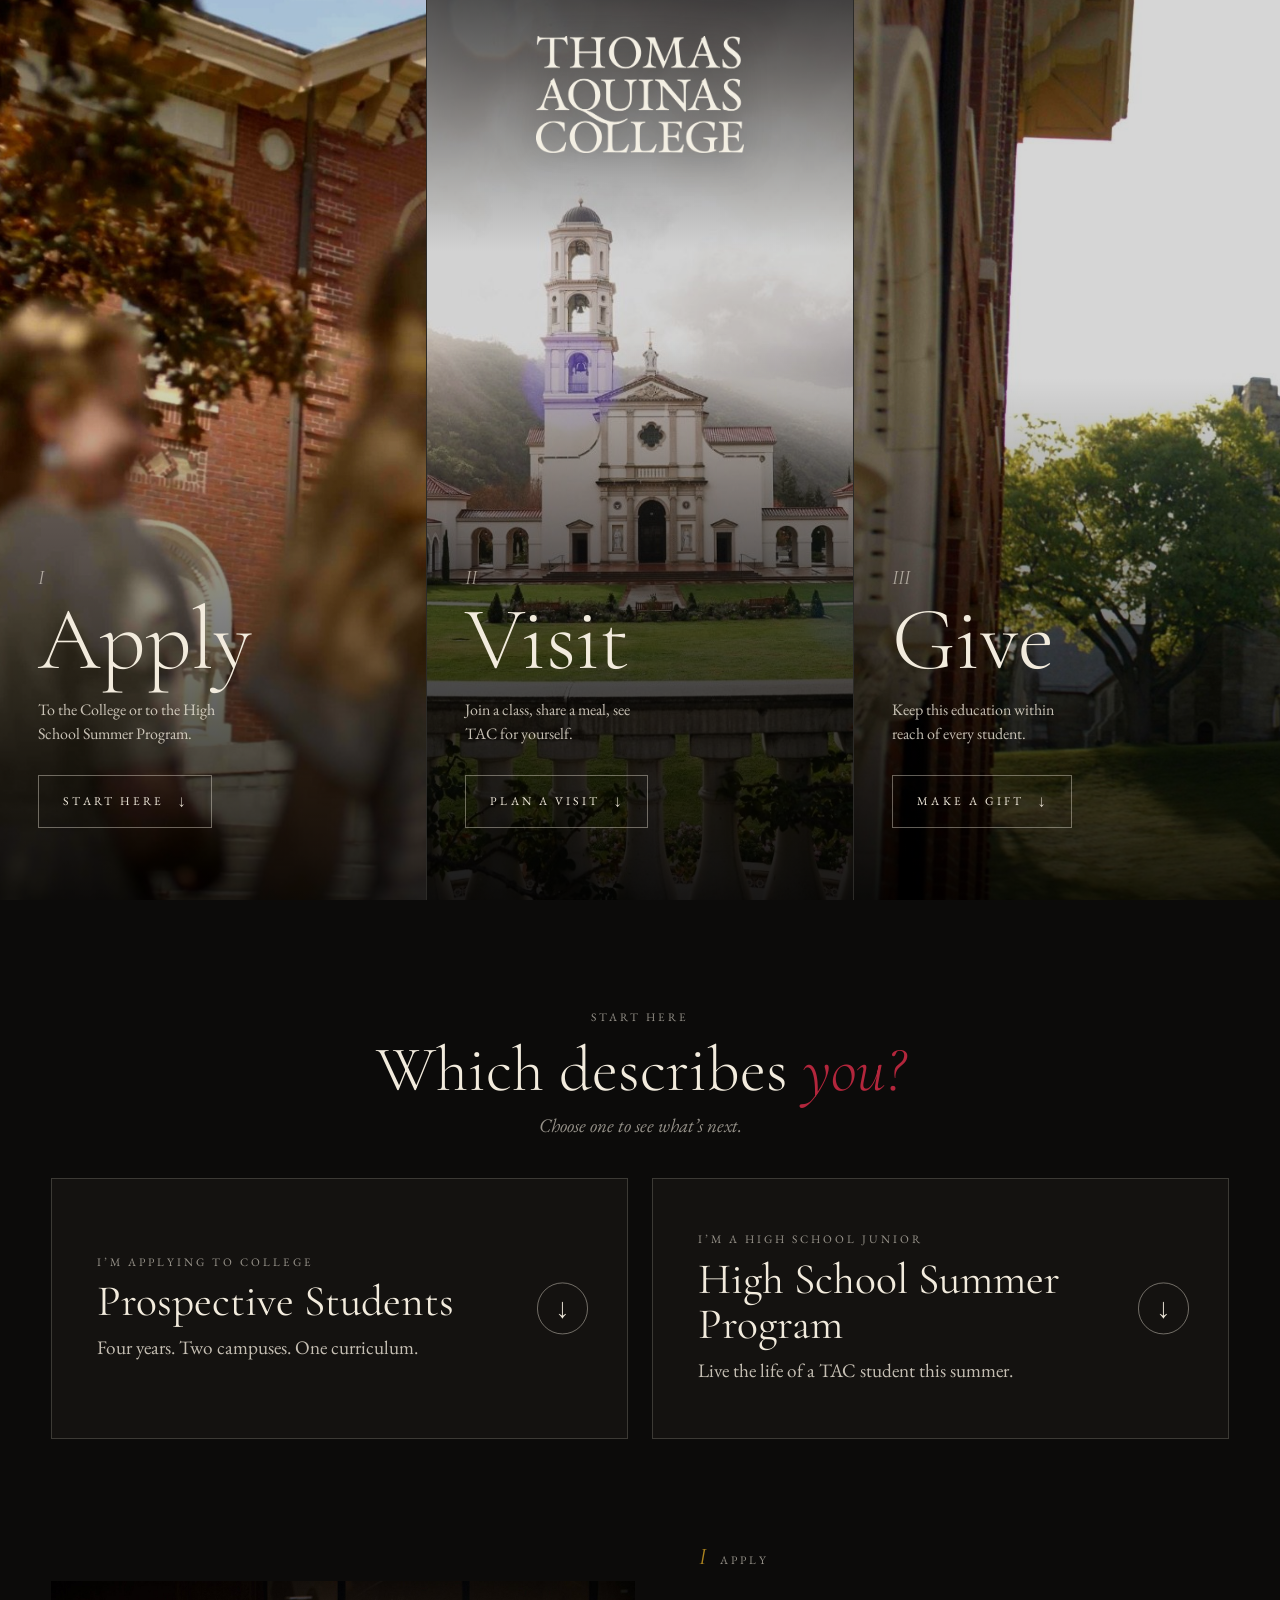
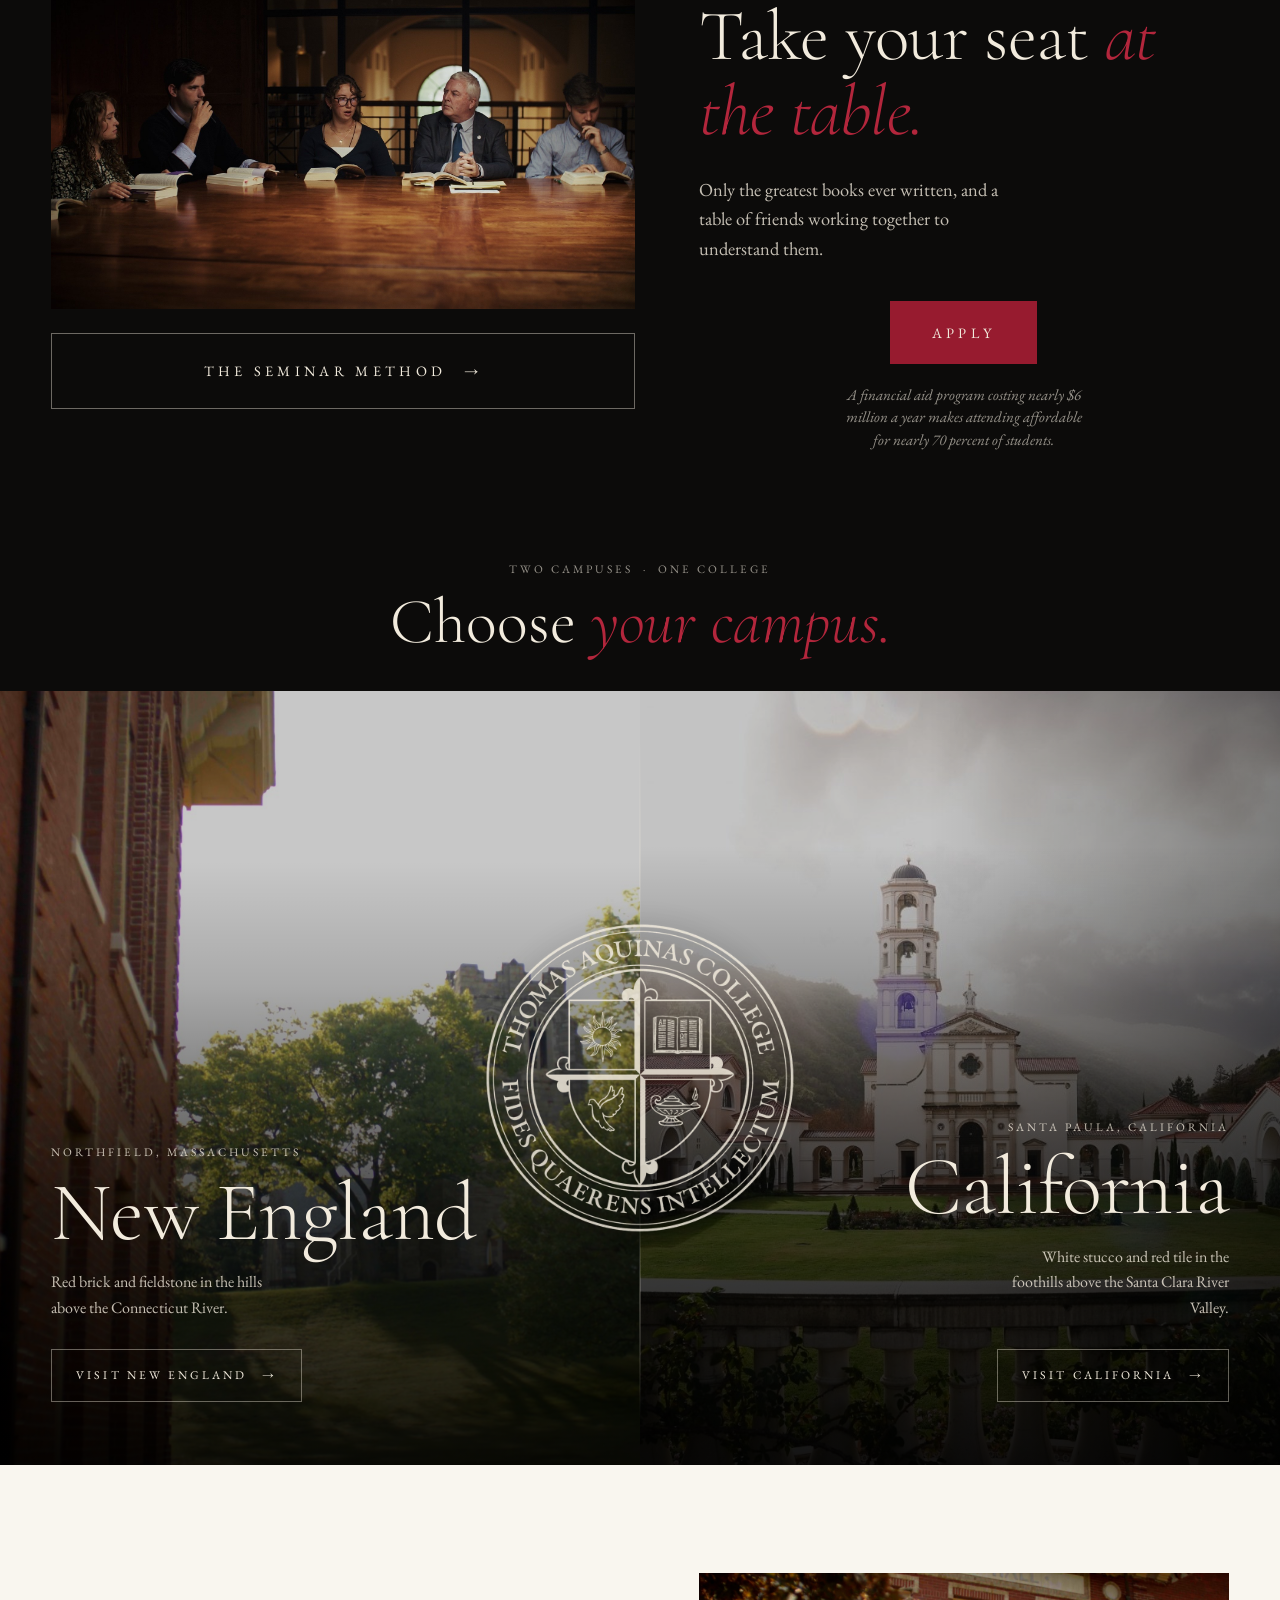
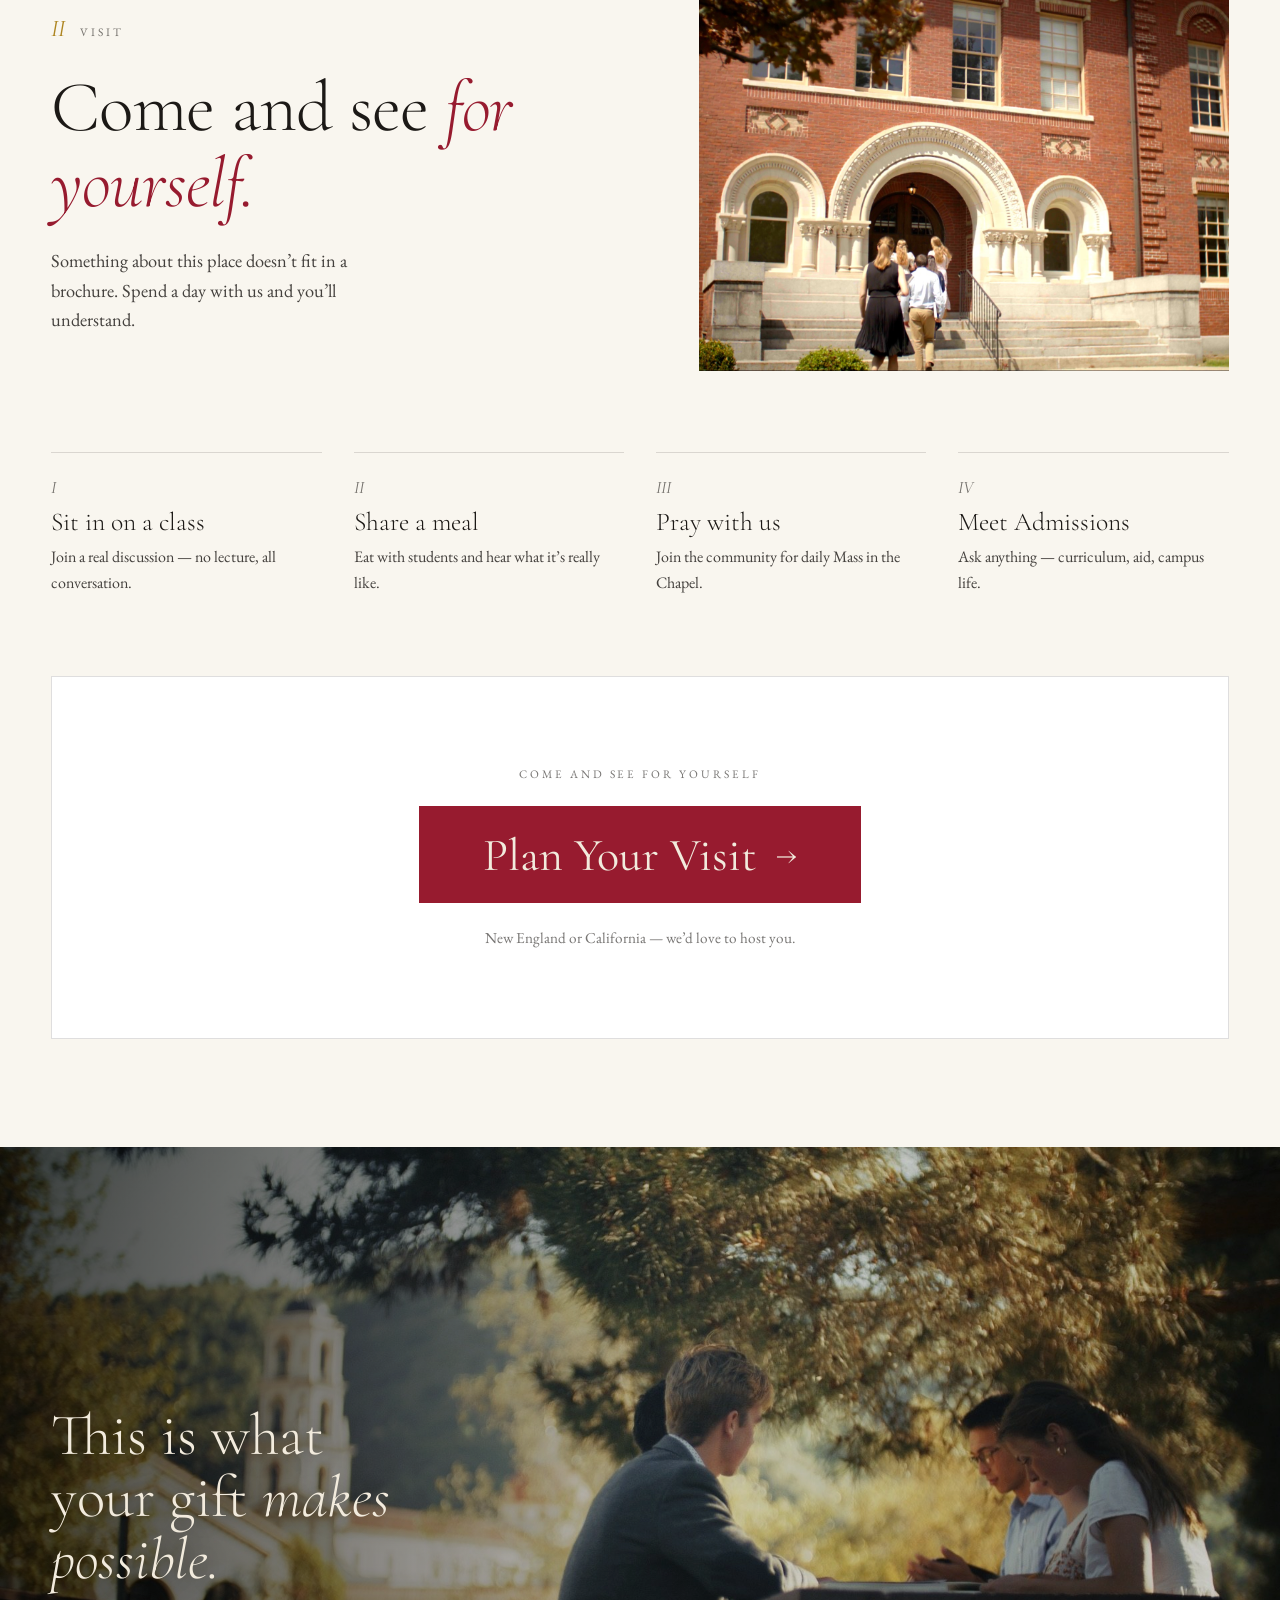
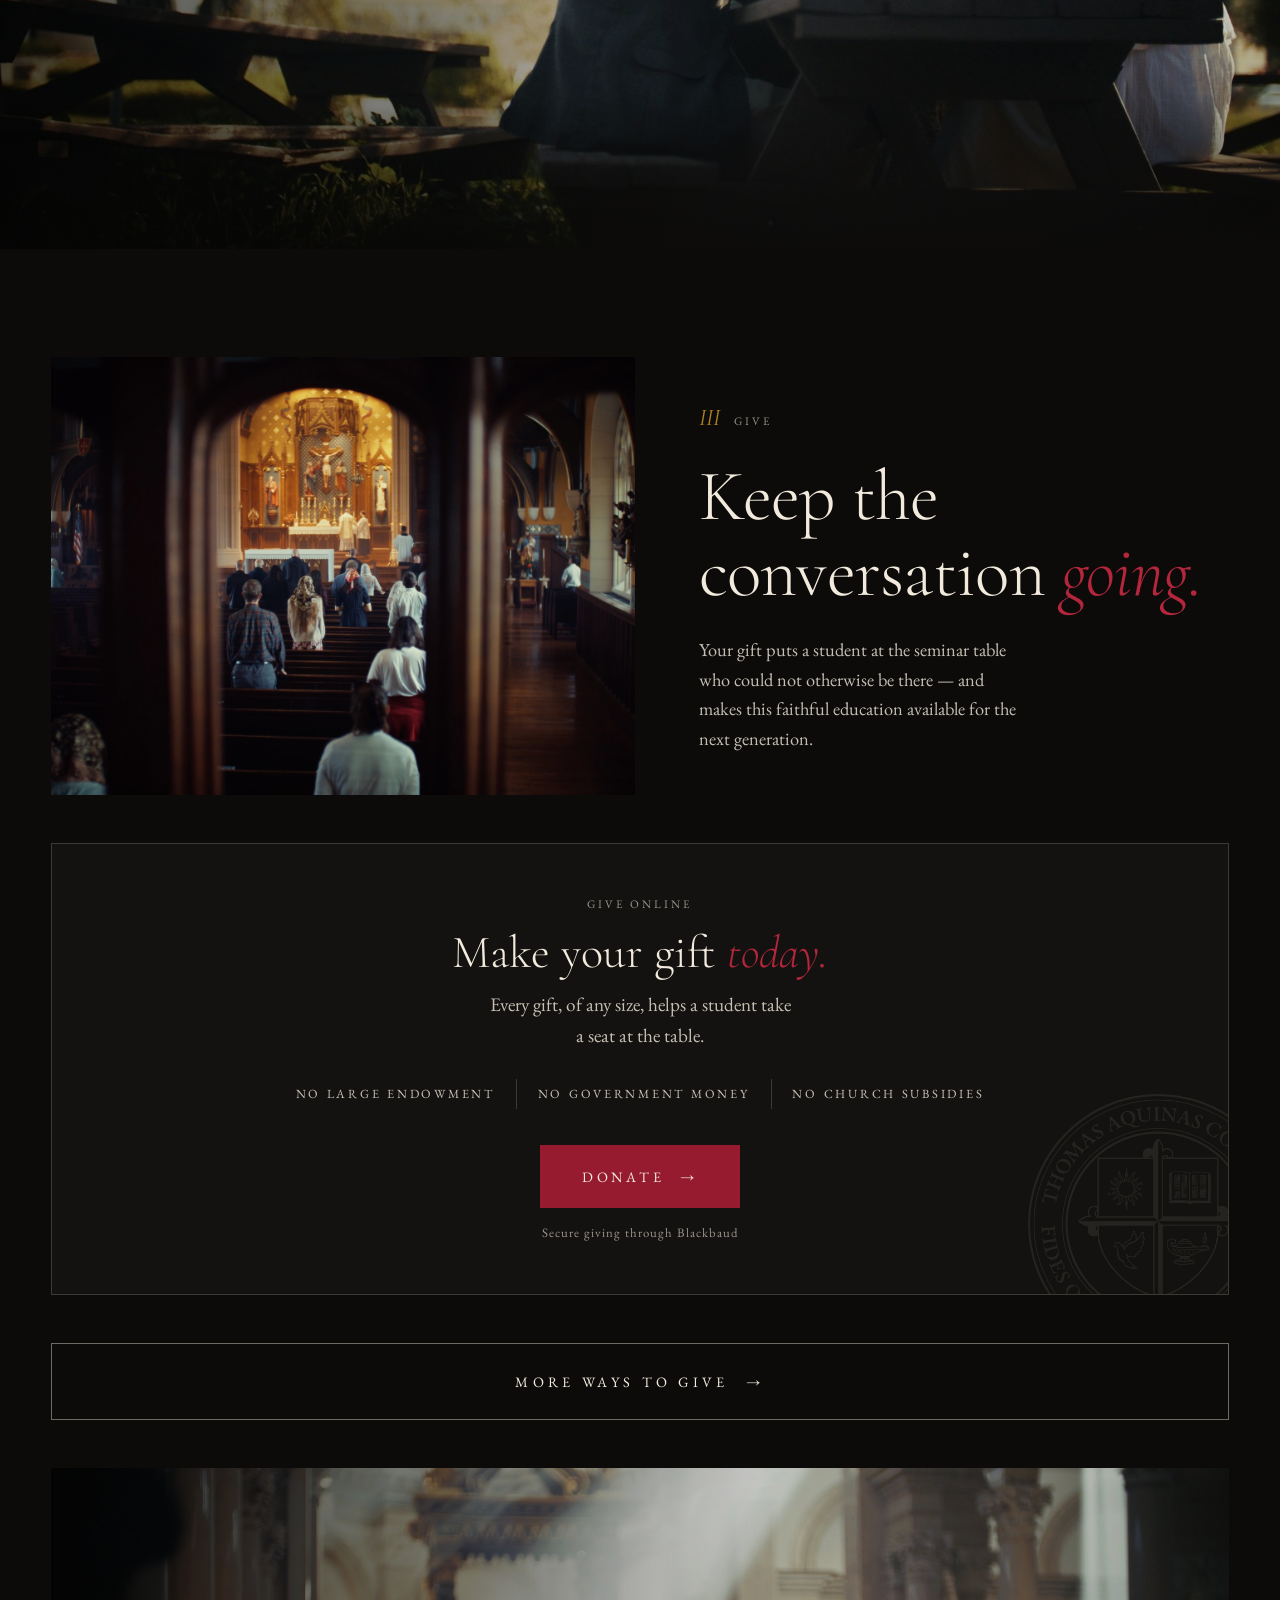
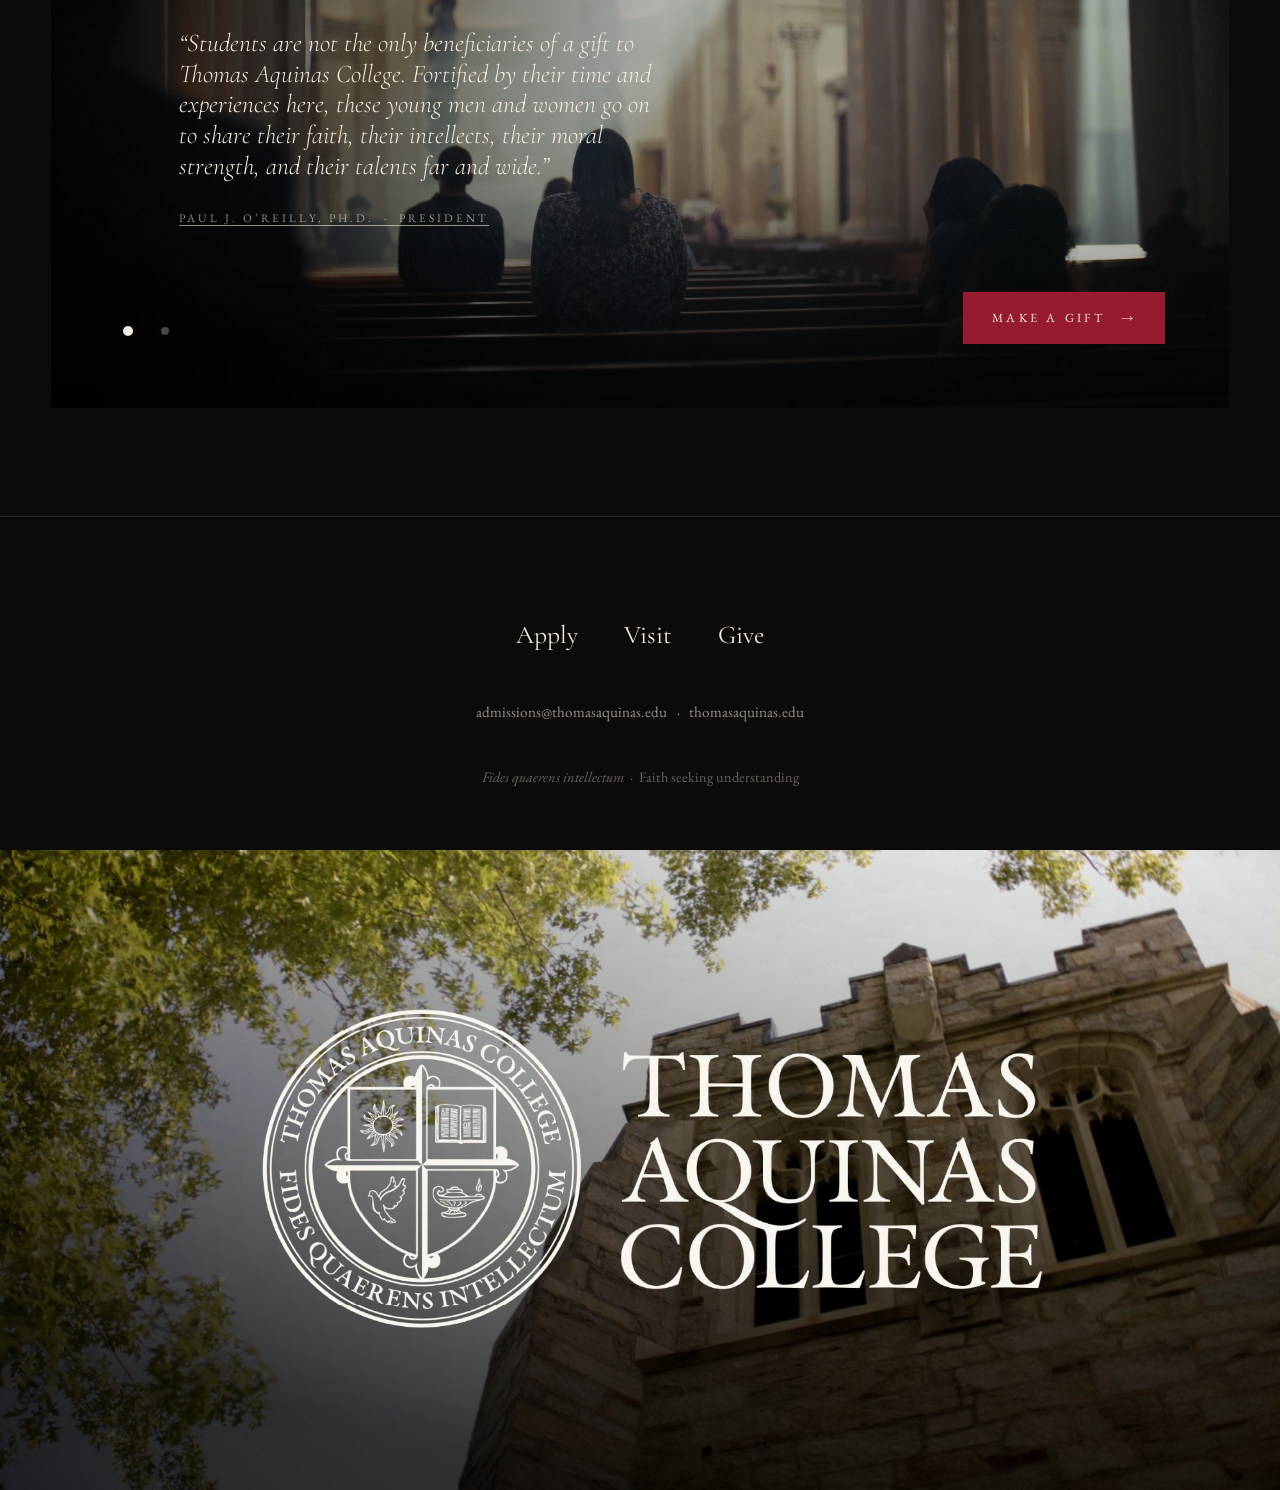
<file: index.html>
<!DOCTYPE html>
<html lang="en" data-page="index">
<head>
  <meta charset="utf-8">
  <meta name="viewport" content="width=device-width, initial-scale=1">
  <title>Apply · Visit · Give · Thomas Aquinas College</title>
  <meta name="description" content="Apply to Thomas Aquinas College or the High School Summer Program, plan a visit to either campus, or give to support the education.">
  <meta name="theme-color" content="#0c0b0a">
  <link rel="icon" href="assets/logo/favicon.png">
  <link rel="preconnect" href="https://fonts.googleapis.com">
  <link rel="preconnect" href="https://fonts.gstatic.com" crossorigin>
  <link href="https://fonts.googleapis.com/css2?family=Cormorant+Garamond:ital,wght@0,300;0,400;0,500;1,300;1,400&family=EB+Garamond:ital,wght@0,400;0,500;1,400&display=swap" rel="stylesheet">
  <link rel="preload" as="image" href="assets/img/ne-students-brick-hall.jpg">
  <link rel="stylesheet" href="styles.css">
  <script>try { if (sessionStorage.getItem('slideBack')) { sessionStorage.removeItem('slideBack'); document.documentElement.classList.add('slide-in-back'); addEventListener('animationend', e => { if (e.target === document.body) document.documentElement.classList.remove('slide-in-back'); }); } } catch (_) {}</script>
</head>
<body>

<a class="skip" href="#apply">Skip to content</a>

<!-- ============ STICKY BAR (appears after the chooser) ============ -->
<header class="bar" id="bar" aria-label="Sections">
  <a class="bar-brand" href="https://www.thomasaquinas.edu" aria-label="Thomas Aquinas College home">
    <img src="assets/logo/wordmark.webp" alt="Thomas Aquinas College" width="1000" height="563">
  </a>
  <nav class="bar-nav">
    <a href="#apply" data-nav="apply">Apply</a>
    <a href="#visit" data-nav="visit">Visit</a>
    <a href="#give" data-nav="give">Give</a>
  </nav>
</header>

<!-- ============ I. THE CHOOSER ============ -->
<section class="chooser" id="top" aria-labelledby="chooser-title">
  <div class="chooser-stage">
  <div class="chooser-head">
    <a class="chooser-home" href="https://www.thomasaquinas.edu" aria-label="Thomas Aquinas College home"><img class="chooser-mark" src="assets/logo/wordmark.webp" alt="Thomas Aquinas College" width="1000" height="563"></a>
    <h1 id="chooser-title" class="sr-only">Apply, visit, or give to Thomas Aquinas College</h1>
  </div>

  <nav class="doors" aria-label="Choose: apply, visit, or give">
    <a class="door" href="#apply" data-go="apply">
      <img src="assets/img/ne-students-brick-hall.jpg" alt="" style="object-position: 40% 50%">
      <span class="door-body">
        <span class="door-n">I</span>
        <span class="door-title">Apply</span>
        <span class="door-line">To the College or to the High School Summer Program.</span>
        <span class="door-go">Start here <i aria-hidden="true">↓</i></span>
      </span>
    </a>
    <a class="door" href="#visit" data-go="visit">
      <img src="assets/img/ca-quad-balustrade.jpg" alt="" style="object-position: 50% 50%">
      <span class="door-body">
        <span class="door-n">II</span>
        <span class="door-title">Visit</span>
        <span class="door-line">Join a class, share a meal, see TAC for yourself.</span>
        <span class="door-go">Plan a visit <i aria-hidden="true">↓</i></span>
      </span>
    </a>
    <a class="door" href="#give" data-go="give">
      <img src="assets/img/ne-tower-lawn.jpg" alt="" style="object-position: 38% 50%">
      <span class="door-body">
        <span class="door-n">III</span>
        <span class="door-title">Give</span>
        <span class="door-line">Keep this education within reach of every student.</span>
        <span class="door-go">Make a gift <i aria-hidden="true">↓</i></span>
      </span>
    </a>
  </nav>
  </div>
</section>

<main>

<!-- =========================================================
     I. APPLY
     ========================================================= -->
<section class="section" id="apply" aria-labelledby="apply-title">
  <!-- the fork: which applicant are you? -->
  <header class="fork-head reveal">
    <p class="label">Start here</p>
    <h3>Which describes <em>you?</em></h3>
    <p class="fork-hint">Choose one to see what’s next.</p>
  </header>
  <div class="fork reveal" role="tablist" aria-label="Which program are you applying to?">
    <button class="fork-opt" role="tab" id="tab-college" aria-controls="apply-college" aria-selected="false" aria-expanded="false" data-track="college">
      <span class="label">I’m applying to college</span>
      <strong>Prospective Students</strong>
      <span class="fork-sub">Four years. Two campuses. One curriculum.</span>
      <i class="fork-chev" aria-hidden="true">↓</i>
    </button>
    <button class="fork-opt" role="tab" id="tab-summer" aria-controls="apply-summer" aria-selected="false" aria-expanded="false" data-track="summer">
      <span class="label">I’m a high school junior</span>
      <strong>High School Summer Program</strong>
      <span class="fork-sub">Live the life of a TAC student this summer.</span>
      <i class="fork-chev" aria-hidden="true">↓</i>
    </button>
  </div>

  <!-- ---- College track ---- -->
  <div class="track" id="apply-college" role="tabpanel" aria-labelledby="tab-college" inert>
  <div class="track-inner">
    <ol class="reasons">
      <li class="reveal"><span class="n">01</span><h3>The books <em>themselves.</em></h3><p>Read the original works of Homer, Euclid, Augustine, and Newton — not summaries.</p></li>
      <li class="reveal"><span class="n">02</span><h3>A real <em>conversation.</em></h3><p>Small classes led by tutors who ask questions, so you learn <em>how</em> to think, not <em>what</em> to think.</p></li>
      <li class="reveal"><span class="n">03</span><h3>Faith at <em>the center.</em></h3><p>Daily Mass, beautiful chapels, and a community that takes both reason and faith seriously.</p></li>
    </ol>

    <figure class="video reveal">
      <div class="video-frame">
        <iframe src="https://www.youtube.com/embed/eT1krcL6crA" title="Thomas Aquinas College" loading="lazy" frameborder="0" allow="accelerometer; autoplay; clipboard-write; encrypted-media; gyroscope; picture-in-picture; web-share" referrerpolicy="strict-origin-when-cross-origin" allowfullscreen></iframe>
      </div>
    </figure>

    <div class="proof reveal">
      <figure class="proof-media"><img loading="lazy" src="assets/img/ne-seminar-table.jpg" alt="Students and a tutor around a long seminar table in a sunlit classroom"></figure>
      <blockquote class="proof-quote">
        <p>“It’s small enough that you can be friends with everyone and you can become close in a way that you can’t at a bigger college. You find a lot of very close friendships.”</p>
        <cite class="label">Nicolas Metilly, Class of 2029</cite>
      </blockquote>
    </div>

    <div class="steps-wrap">
      <h3 class="steps-title reveal">Applying is <em>simple.</em></h3>
      <ol class="steps">
        <li class="reveal"><span>i.</span><strong>Start your application</strong><p>Tell us about yourself — it takes a few minutes to begin.</p></li>
        <li class="reveal"><span>ii.</span><strong>Write your essays</strong><p>We want to know how you think, not just what you’ve done.</p></li>
        <li class="reveal"><span>iii.</span><strong>Hear from us</strong><p>An admissions counselor walks with you through every step, including financial aid.</p></li>
      </ol>
    </div>

    <div class="apply-cta reveal" id="form-college">
      <p class="label">Your seat is waiting</p>
      <a class="btn-apply" href="https://admissions.thomasaquinas.edu/apply/">Apply Now! <span aria-hidden="true">→</span></a>
      <p class="apply-note">Takes just a few minutes to begin.</p>
    </div>
  </div>
  </div>

  <!-- ---- Summer program track ---- -->
  <div class="track" id="apply-summer" role="tabpanel" aria-labelledby="tab-summer" inert>
  <div class="track-inner">
    <div class="summer-head reveal">
      <img class="hssp-logo" src="assets/logo/hssp-logo-parchment.webp" alt="High School Great Books Programs · Thomas Aquinas College" width="2000" height="888" loading="lazy">
      <div>
        <h3>A summer <em>like no other.</em></h3>
        <p>Read great books, join real classes, pray in the chapel, and make friends who think deeply — before you ever choose a college.</p>
      </div>
    </div>

    <ol class="reasons">
      <li class="reveal"><span class="n">01</span><h3>Experience the <em>real thing.</em></h3><p>Read and discuss the same authors TAC students do, in classes led by college tutors.</p></li>
      <li class="reveal"><span class="n">02</span><h3>Explore <em>campus.</em></h3><p>Live in our residence halls, attend daily Mass, share meals and evenings filled with conversation.</p></li>
      <li class="reveal"><span class="n">03</span><h3>Leave <em>changed.</em></h3><p>Go home with friendships, sharper thinking, and a clear sense of what college could be.</p></li>
    </ol>

    <figure class="video reveal">
      <div class="video-frame">
        <iframe src="https://www.youtube.com/embed/XkHhFwupEqw?si=1sd3pKo7rrJoxeaD" title="High School Summer Program at Thomas Aquinas College" loading="lazy" frameborder="0" allow="accelerometer; autoplay; clipboard-write; encrypted-media; gyroscope; picture-in-picture; web-share" referrerpolicy="strict-origin-when-cross-origin" allowfullscreen></iframe>
      </div>
    </figure>

    <div class="proof proof-reverse reveal">
      <figure class="proof-media"><img loading="lazy" src="assets/img/ca-hssp-outdoor-mass.jpg" alt="A priest elevates the chalice at an outdoor Mass in the California foothills as high school students kneel in the foreground" style="object-position: 50% 50%"></figure>
      <div class="quotes proof-quote" data-rotate aria-roledescription="carousel" aria-label="What Summer Program alumni say">
        <blockquote class="q is-on">
          <p>“The Summer Program is not just about visiting a campus, it’s about joining into a rhythm of life centered on truth, beauty, and friendship. It’s a rare opportunity to experience college life in a meaningful, hands-on way.”</p>
          <cite class="label">Bridget Gardner, Class of 2027</cite>
        </blockquote>
        <blockquote class="q">
          <p>“It was the two best weeks of my entire life. I left that program feeling so fulfilled.”</p>
          <cite class="label">Hannah Chadwick, Class of 2027</cite>
        </blockquote>
        <blockquote class="q">
          <p>“Although you are tucked away into the mountains and into small seminar discussions, by coming to know God, truth, and friends more deeply, you find that life is so much bigger than yourself.”</p>
          <cite class="label">Monica Weinkopf, Class of 2025</cite>
        </blockquote>
        <div class="q-dots"></div>
      </div>
    </div>

    <dl class="facts reveal">
      <div><dt class="label">Who</dt><dd>Rising high school seniors</dd><p class="facts-note">Applying now? You’re a junior this year.</p></div>
      <div><dt class="label">When · Summer 2027</dt><dd>California<br>July 5–18 · July 25–Aug 1</dd><dd>New England<br>July 11–24 · Aug 1–8</dd></div>
      <div><dt class="label">Where</dt><dd>Santa Paula, California</dd><dd>Northfield, Massachusetts</dd></div>
      <div><dt class="label">Tuition &amp; deadline</dt><dd>$600 one week<br>$975 two weeks</dd><p class="facts-note">Rolling admissions. The first 30 accepted to each program save $200–$400.</p></div>
    </dl>

    <div class="apply-cta apply-cta-solo reveal" id="form-summer">
      <p class="label">Your summer starts here</p>
      <a class="btn-apply" href="https://www.thomasaquinas.edu/admissions/summerprograms">Apply Now! <span aria-hidden="true">→</span></a>
      <p class="apply-note">High School Summer Program</p>
    </div>
  </div>
  </div>

  <div class="intro">
    <div class="intro-media-col reveal">
      <figure class="intro-media">
        <img loading="lazy" src="assets/img/ne-seminar-tutor.jpg" alt="Students and a tutor in discussion around a long wooden seminar table, books open before them">
      </figure>
      <a class="btn-more btn-seminar" href="seminar.html" data-slide>The Seminar Method <span aria-hidden="true">→</span></a>
    </div>
    <div class="intro-text reveal">
      <p class="mark"><span class="roman">I</span><span class="label">Apply</span></p>
      <h2 id="apply-title">Take your seat <em>at the table.</em></h2>
      <p class="lede">Only the greatest books ever written, and a table of friends working together to understand them.</p>
      <a class="btn-solid intro-apply" href="https://admissions.thomasaquinas.edu/apply/">Apply</a>
      <p class="aid-note">A financial aid program costing nearly $6 million a year makes attending affordable for nearly 70 percent of students.</p>
    </div>
  </div>

</section>

<!-- =========================================================
     II. VISIT
     ========================================================= -->
<div class="campus-band">
  <header class="campus-head reveal">
    <p class="label">Two campuses &nbsp;·&nbsp; One college</p>
    <h3 class="pick-title">Choose <em>your campus.</em></h3>
  </header>
  <div class="campus-show reveal">
    <a class="cshow" href="https://www.thomasaquinas.edu/visit">
      <img loading="lazy" src="assets/img/ne-hero-arcade.jpg" alt="A stone arcade framing green lawns and a chapel tower on the New England campus">
      <div class="cshow-body">
        <p class="label">Northfield, Massachusetts</p>
        <h4>New England</h4>
        <p class="cshow-line">Red brick and fieldstone in the hills above the Connecticut River.</p>
        <span class="cshow-go">Visit New England <i aria-hidden="true">→</i></span>
      </div>
    </a>
    <a class="cshow" href="https://www.thomasaquinas.edu/visit">
      <img loading="lazy" src="assets/img/ca-quad-balustrade.jpg" alt="The chapel and academic quadrangle of the California campus, seen across a stone balustrade beneath breaking clouds">
      <div class="cshow-body">
        <p class="label">Santa Paula, California</p>
        <h4>California</h4>
        <p class="cshow-line">White stucco and red tile in the foothills above the Santa Clara River Valley.</p>
        <span class="cshow-go">Visit California <i aria-hidden="true">→</i></span>
      </div>
    </a>
    <div class="cshow-seam" aria-hidden="true"></div>
    <div class="cshow-seal" aria-hidden="true"></div>
  </div>
</div>

<div class="band light">
<section class="section" id="visit" aria-labelledby="visit-title">
  <div class="intro intro-reverse">
    <figure class="intro-media reveal">
      <img loading="lazy" src="assets/img/ne-hall-steps-wide.jpg" alt="Students climbing the stone steps into a red-brick hall on the New England campus">
    </figure>
    <div class="intro-text reveal">
      <p class="mark"><span class="roman">II</span><span class="label">Visit</span></p>
      <h2 id="visit-title">Come and see <em>for yourself.</em></h2>
      <p class="lede">Something about this place doesn’t fit in a brochure. Spend a day with us and you’ll understand.</p>
    </div>
  </div>

  <ol class="day reveal" aria-label="What a visit includes">
    <li><span class="n">I</span><h3>Sit in on a class</h3><p>Join a real discussion — no lecture, all conversation.</p></li>
    <li><span class="n">II</span><h3>Share a meal</h3><p>Eat with students and hear what it’s really like.</p></li>
    <li><span class="n">III</span><h3>Pray with us</h3><p>Join the community for daily Mass in the Chapel.</p></li>
    <li><span class="n">IV</span><h3>Meet Admissions</h3><p>Ask anything — curriculum, aid, campus life.</p></li>
  </ol>


  <div class="apply-cta apply-cta-solo apply-cta-light reveal" id="form-visit">
    <p class="label">Come and see for yourself</p>
    <a class="btn-apply" href="https://www.thomasaquinas.edu/visit">Plan Your Visit <span aria-hidden="true">→</span></a>
    <p class="apply-note">New England or California — we’d love to host you.</p>
  </div>
</section>
</div>

<figure class="bridge" aria-label="Students studying together outdoors on the California campus">
  <img loading="lazy" src="assets/img/ca-students-under-trees.jpg" alt="Students study together at a picnic table beneath the trees, the California chapel bell tower in the distance">
  <figcaption class="reveal"><p>This is what your gift <em>makes possible.</em></p></figcaption>
</figure>

<!-- =========================================================
     III. GIVE
     ========================================================= -->
<section class="section" id="give" aria-labelledby="give-title">
  <div class="intro">
    <figure class="intro-media reveal">
      <img src="assets/img/ne-mass-through-arches.jpg" alt="Students at Mass, seen through the dark wooden arches of the chapel">
    </figure>
    <div class="intro-text reveal">
      <p class="mark"><span class="roman">III</span><span class="label">Give</span></p>
      <h2 id="give-title">Keep the conversation <em>going.</em></h2>
      <p class="lede">Your gift puts a student at the seminar table who could not otherwise be there — and makes this faithful education available for the next generation.</p>
    </div>
  </div>

  <div class="give-grid give-grid-solo">
    <div class="give-card reveal" id="give-widget">
      <img class="give-seal" src="assets/logo/seal.webp" alt="" aria-hidden="true" loading="lazy">
      <p class="label">Give online</p>
      <h3>Make your gift <em>today.</em></h3>
      <p>Every gift, of any size, helps a student take a seat at the table.</p>
      <ul class="give-facts" aria-label="Why your gift matters">
        <li>No large endowment</li><li>No government money</li><li>No Church subsidies</li>
      </ul>
      <!-- Blackbaud Online Giving: every donate button needs this attribute -->
      <button class="btn-donate" type="button" data-blackbaud-optimized-form-id="052db265-f27c-4167-a5ba-c83dec794771">Donate <span aria-hidden="true">→</span></button>
      <p class="give-secure">Secure giving through Blackbaud</p>
    </div>
  </div>

  <a class="btn-more reveal" href="https://www.thomasaquinas.edu/giving">More ways to give <span aria-hidden="true">→</span></a>

  <figure class="give-quote reveal">
    <img src="assets/img/ca-chapel-pews-light.jpg" alt="Students praying in the pews of the chapel as a shaft of light falls past the baldachin">
    <div class="quotes give-quotes" data-rotate aria-roledescription="carousel" aria-label="Why benefactors give">
      <blockquote class="q is-on">
        <p>“Students are not the only beneficiaries of a gift to Thomas Aquinas College. Fortified by their time and experiences here, these young men and women go on to share their faith, their intellects, their moral strength, and their talents far and wide.”</p>
        <cite class="label"><a href="https://www.thomasaquinas.edu/giving">Paul J. O’Reilly, Ph.D. &nbsp;·&nbsp; President</a></cite>
      </blockquote>
      <blockquote class="q">
        <p>“This college and its academic program are treasures worth preserving and blessings worth making available to as many as possible.”</p>
        <cite class="label"><a href="https://www.thomasaquinas.edu/news/inspiration-dr-melissa-buckley-gives-350000-launch-2020-week-giving">Dr. Melissa Buckley &nbsp;·&nbsp; Benefactor</a></cite>
      </blockquote>
      <div class="q-dots"></div>
    </div>
    <button class="btn-donate btn-donate-sm" type="button" data-blackbaud-optimized-form-id="052db265-f27c-4167-a5ba-c83dec794771">Make a Gift <span aria-hidden="true">→</span></button>
  </figure>
</section>

</main>

<footer class="footer">
  <nav class="footer-nav" aria-label="Footer">
    <a href="#apply">Apply</a><a href="#visit">Visit</a><a href="#give">Give</a>
  </nav>
  <p class="footer-contact"><a href="mailto:admissions@thomasaquinas.edu">admissions@thomasaquinas.edu</a> &nbsp;·&nbsp; <a href="https://thomasaquinas.edu" target="_blank" rel="noopener">thomasaquinas.edu</a></p>
  <p class="motto"><em>Fides quaerens intellectum</em> &nbsp;·&nbsp; Faith seeking understanding</p>
</footer>

<figure class="closing-banner">
  <img src="assets/img/tac-banner.jpg" alt="The Thomas Aquinas College seal and wordmark over a stone tower framed by trees" width="2000" height="1000" loading="lazy">
</figure>

<script src="main.js"></script>
<!-- Blackbaud Online Giving loader -->
<script src="https://sky.blackbaudcdn.net/static/og-web-loader/1/main.js" data-envid="p-I9g25fCYuECEg8XCgJMl1A" data-zone="usa"></script>
</body>
</html>
</file>
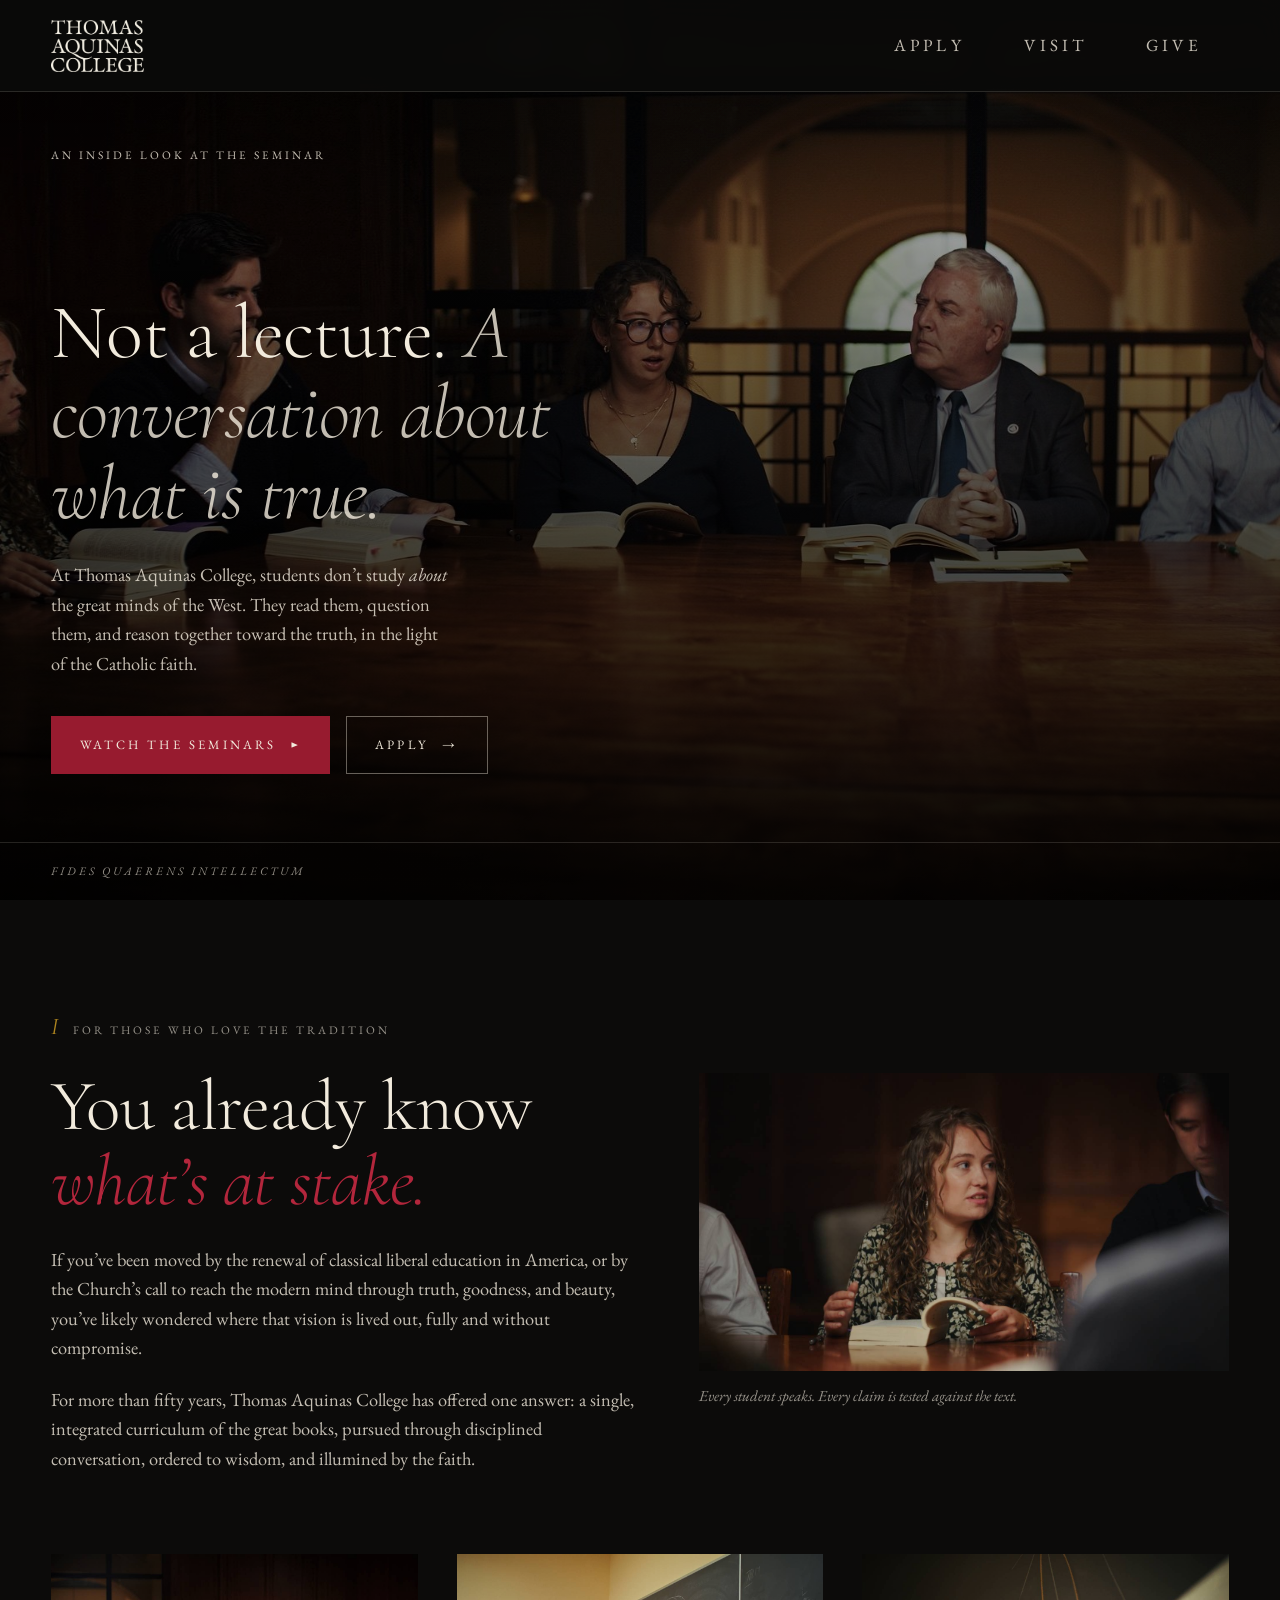
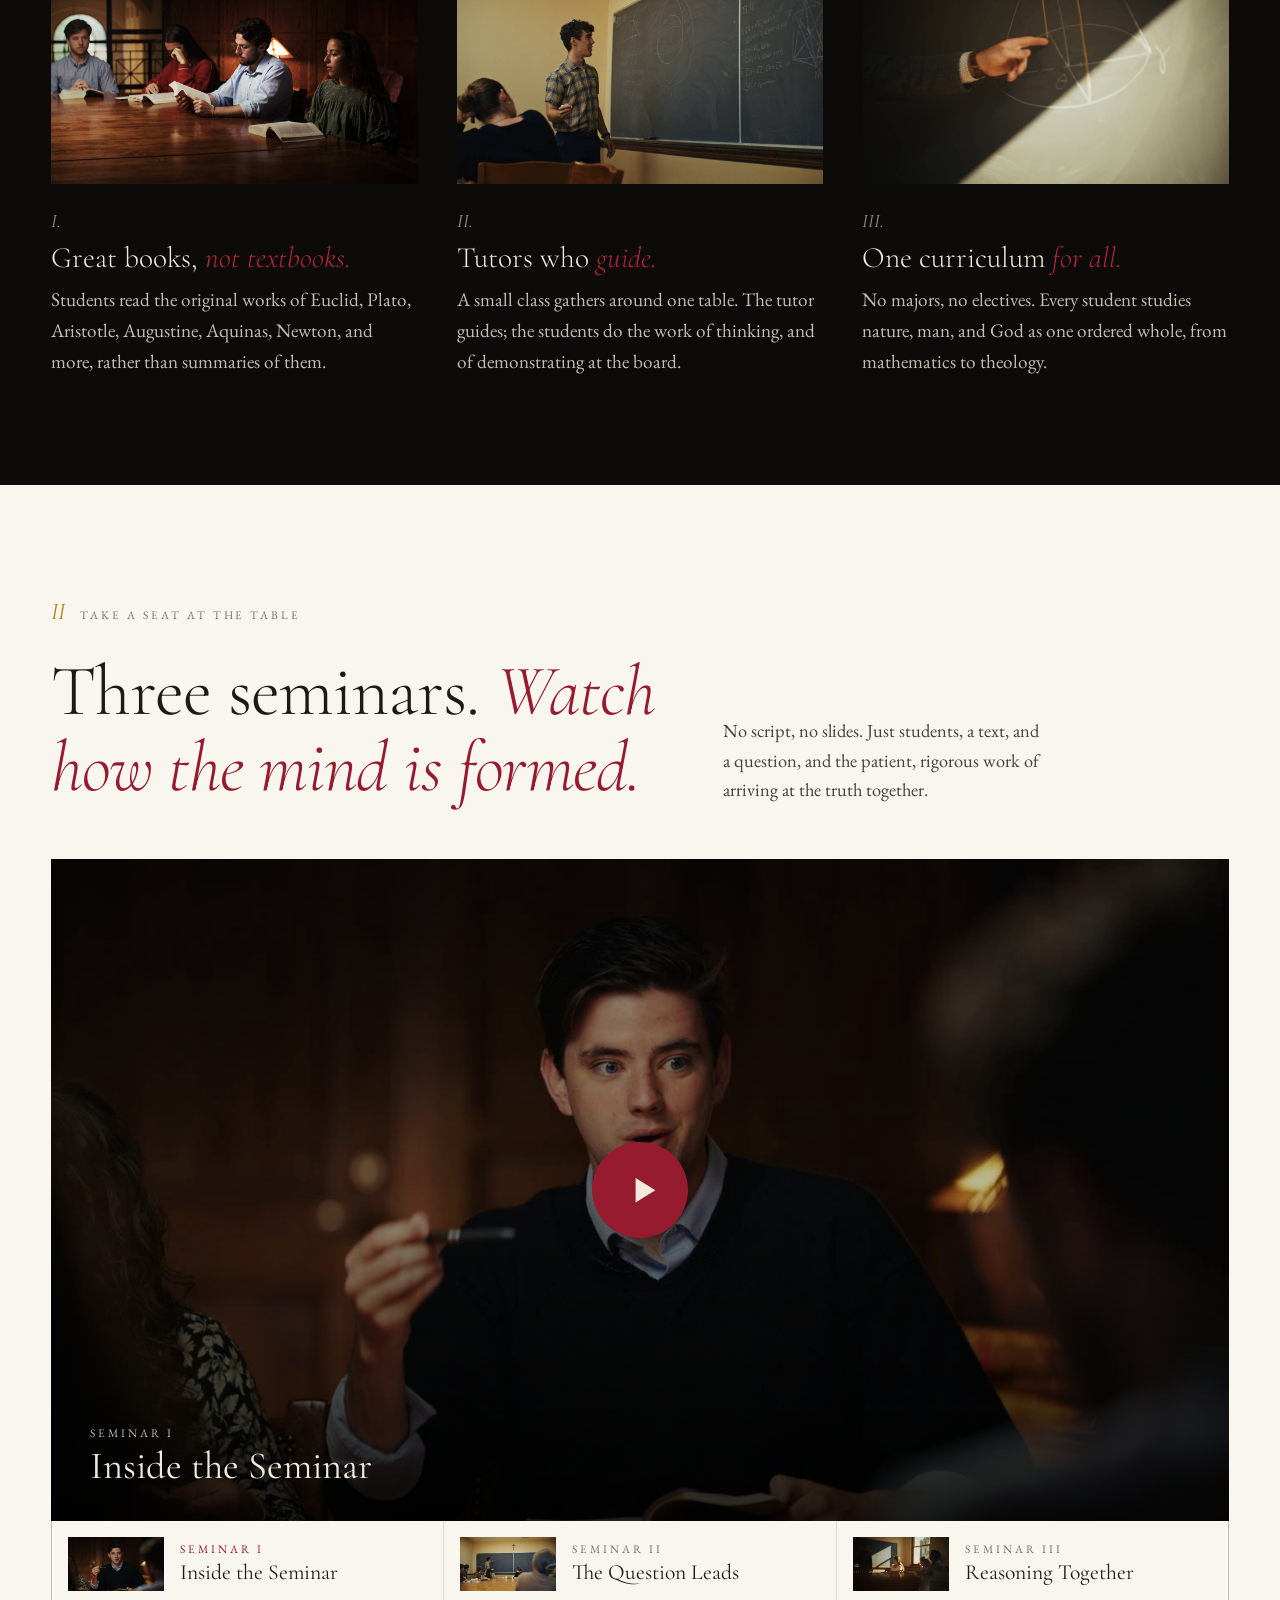
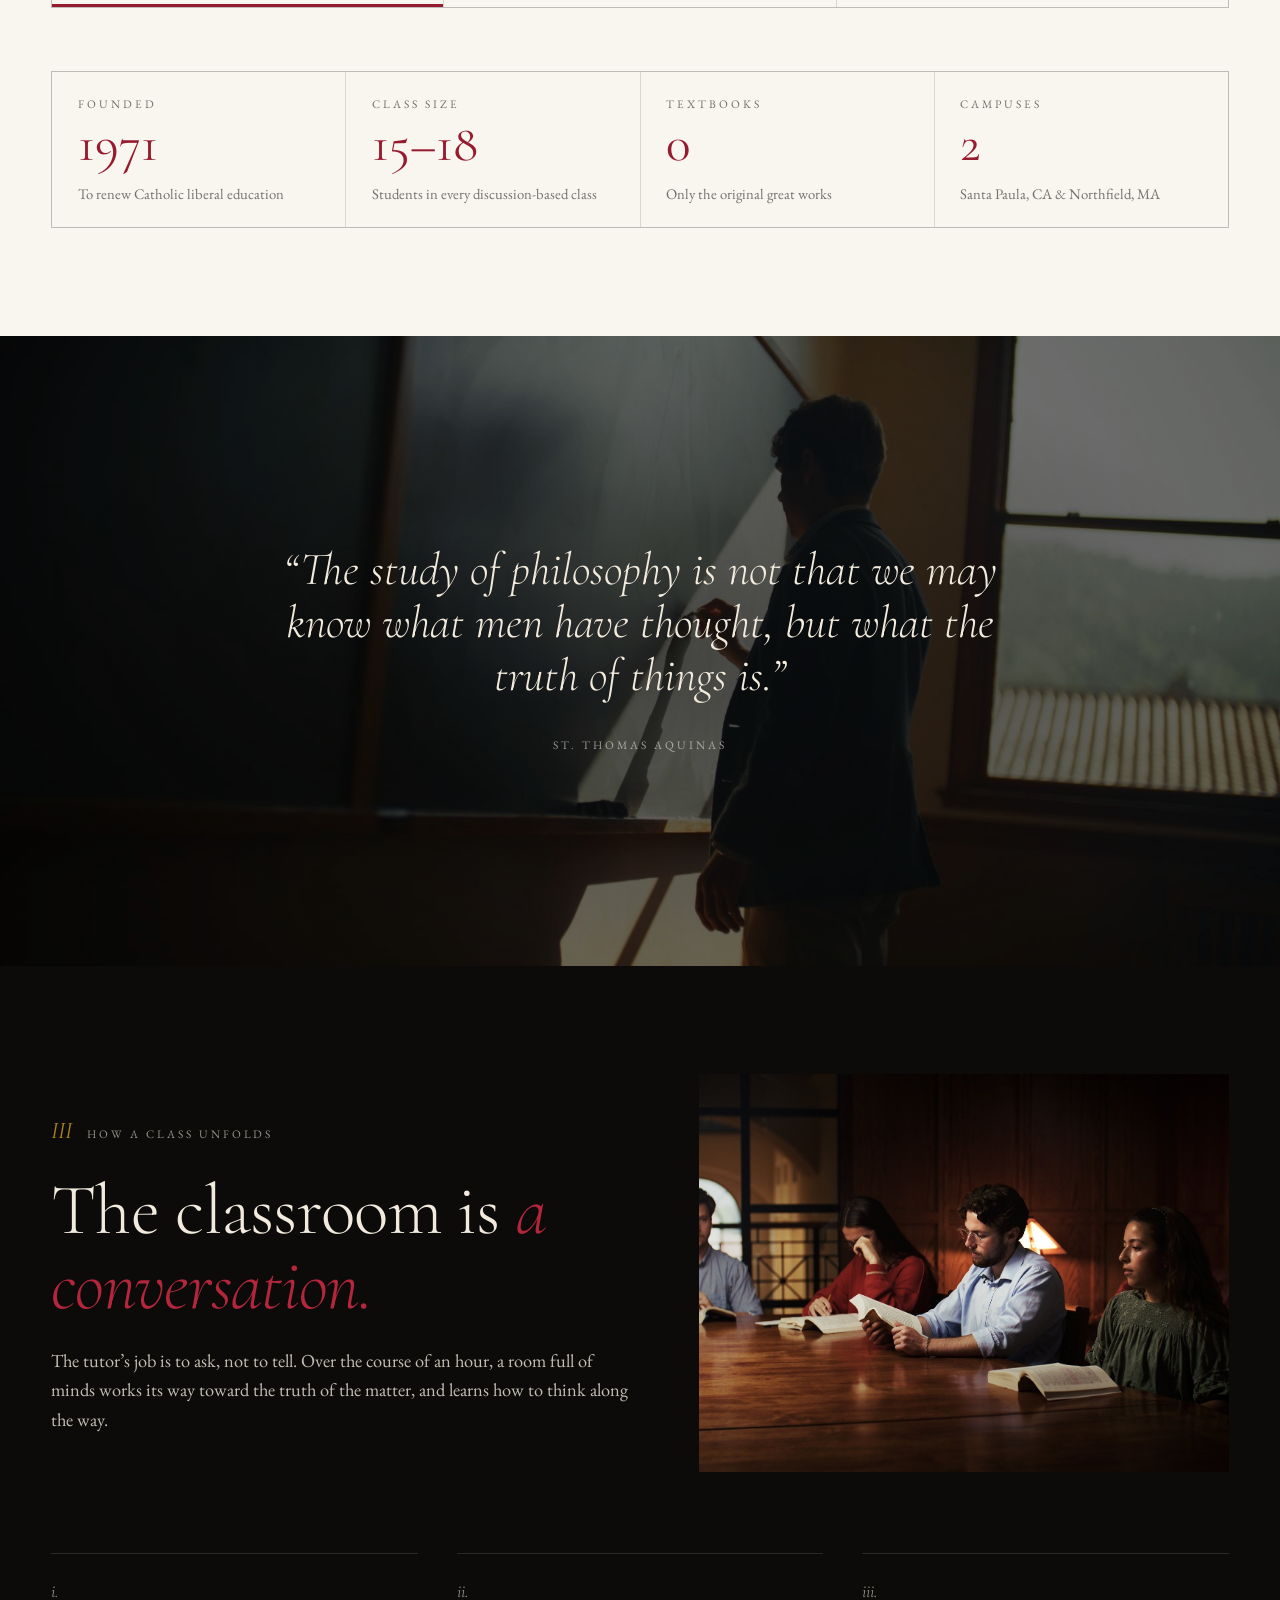
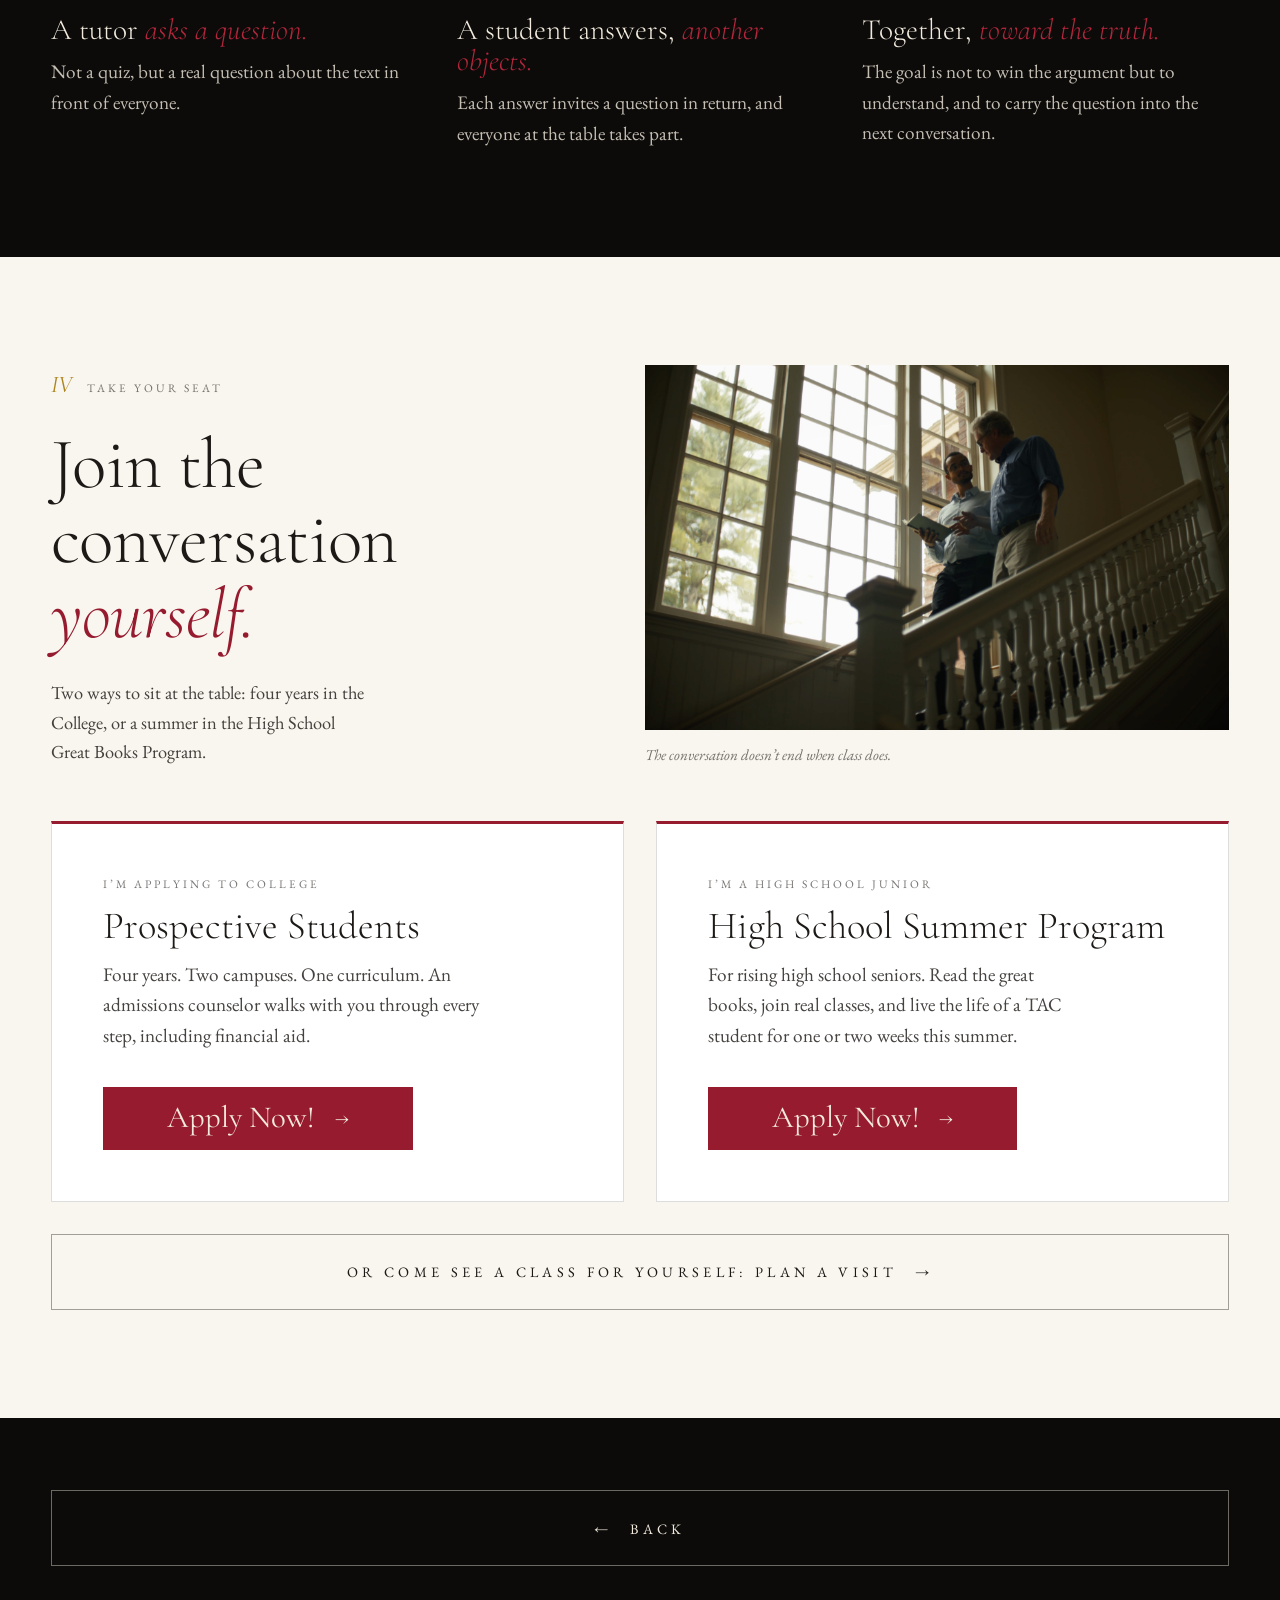
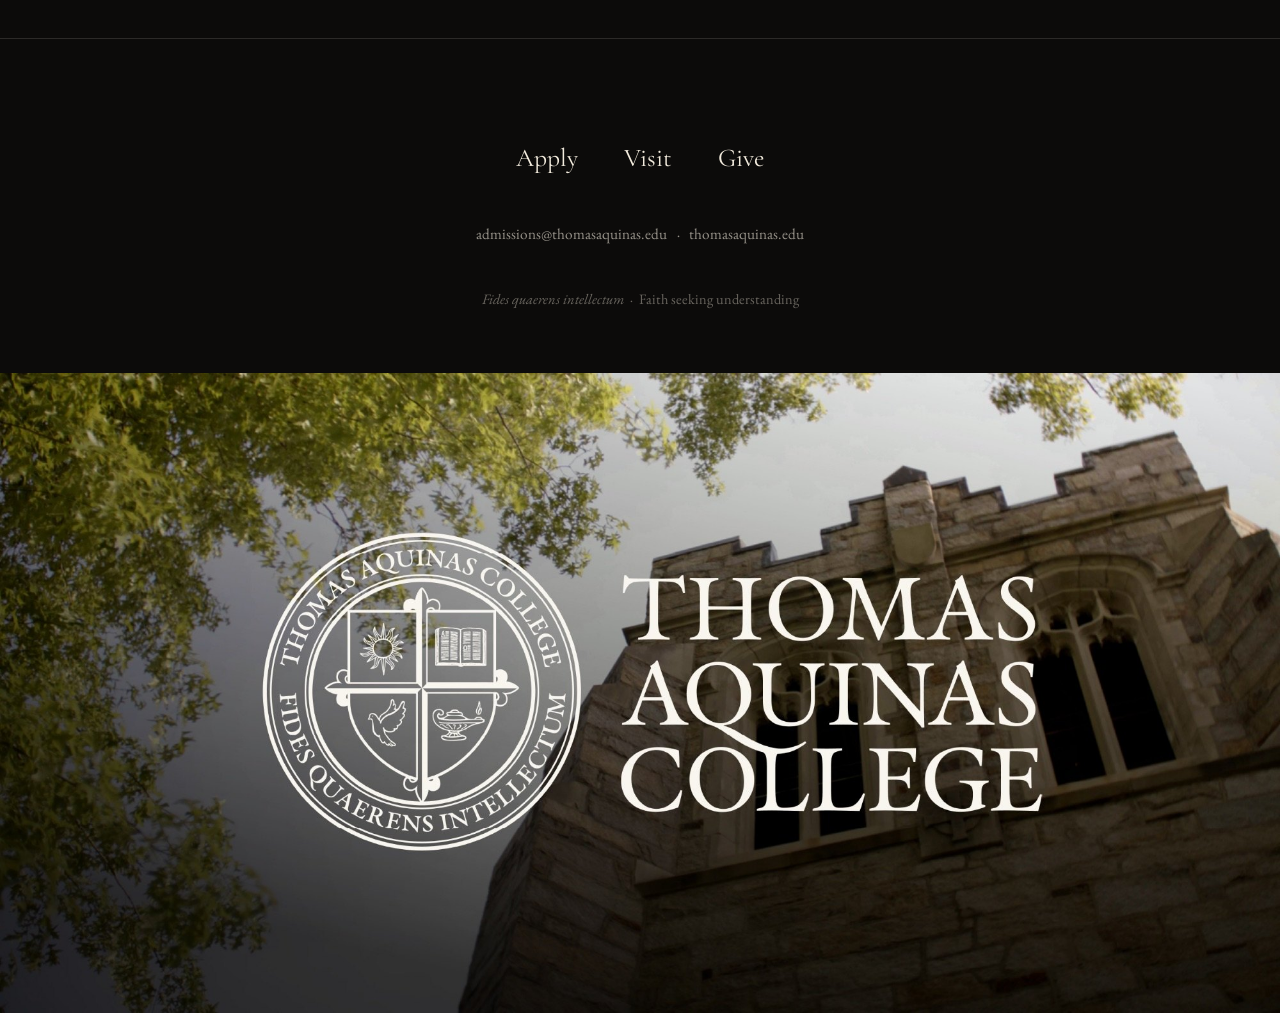
<file: seminar.html>
<!DOCTYPE html>
<html lang="en" data-page="seminar">
<head>
  <meta charset="utf-8">
  <meta name="viewport" content="width=device-width, initial-scale=1">
  <title>The Seminar Method · Thomas Aquinas College</title>
  <meta name="description" content="Not a lecture, but a conversation about what is true. See how the seminar works at Thomas Aquinas College, and apply to the College or the High School Summer Program.">
  <meta name="theme-color" content="#0c0b0a">
  <link rel="icon" href="assets/logo/favicon.png">
  <link rel="preconnect" href="https://fonts.googleapis.com">
  <link rel="preconnect" href="https://fonts.gstatic.com" crossorigin>
  <link href="https://fonts.googleapis.com/css2?family=Cormorant+Garamond:ital,wght@0,300;0,400;0,500;1,300;1,400&family=EB+Garamond:ital,wght@0,400;0,500;1,400&display=swap" rel="stylesheet">
  <link rel="preload" as="image" href="assets/img/ne-seminar-tutor.jpg">
  <link rel="stylesheet" href="styles.css">
  <script>try { if (sessionStorage.getItem('slideIn')) { sessionStorage.removeItem('slideIn'); document.documentElement.classList.add('slide-in'); addEventListener('animationend', e => { if (e.target === document.body) document.documentElement.classList.remove('slide-in'); }); } } catch (_) {}</script>
</head>
<body class="seminar-page">

<a class="skip" href="#main">Skip to content</a>

<header class="bar is-on" id="bar" aria-label="Sections">
  <a class="bar-brand" href="https://www.thomasaquinas.edu" aria-label="Thomas Aquinas College home">
    <img src="assets/logo/wordmark.webp" alt="Thomas Aquinas College" width="1000" height="563">
  </a>
  <nav class="bar-nav">
    <a href="index.html#apply">Apply</a>
    <a href="index.html#visit">Visit</a>
    <a href="index.html#give">Give</a>
  </nav>
</header>

<!-- ============ HERO ============ -->
<section class="sem-hero" id="top">
  <img src="assets/img/ne-seminar-tutor.jpg" alt="Students and a tutor in discussion around a seminar table">
  <p class="sem-kicker label">An inside look at the seminar</p>
  <div class="sem-hero-body">
    <h1>Not a lecture. <em>A conversation about what is true.</em></h1>
    <p class="lede">At Thomas Aquinas College, students don’t study <em>about</em> the great minds of the West. They read them, question them, and reason together toward the truth, in the light of the Catholic faith.</p>
    <div class="sem-ctas">
      <a class="btn-solid" href="#seminars">Watch the seminars <span aria-hidden="true">▶</span></a>
      <a class="btn-line" href="#apply-now">Apply <span aria-hidden="true">→</span></a>
    </div>
  </div>
  <p class="sem-motto label"><span><em>Fides quaerens intellectum</em></span></p>
</section>

<main id="main">

<!-- ============ I. WHY IT MATTERS ============ -->
<section class="section" aria-labelledby="intro-title">
  <div class="intro">
    <div class="intro-text reveal">
      <p class="mark"><span class="roman">I</span><span class="label">For those who love the tradition</span></p>
      <h2 id="intro-title">You already know <em>what’s at stake.</em></h2>
      <p class="lede">If you’ve been moved by the renewal of classical liberal education in America, or by the Church’s call to reach the modern mind through truth, goodness, and beauty, you’ve likely wondered where that vision is lived out, fully and without compromise.</p>
      <p class="sem-p">For more than fifty years, Thomas Aquinas College has offered one answer: a single, integrated curriculum of the great books, pursued through disciplined conversation, ordered to wisdom, and illumined by the faith.</p>
    </div>
    <figure class="intro-media reveal">
      <img loading="lazy" src="assets/img/seminar/student-speaks.jpg" alt="A student makes a point during seminar">
      <figcaption class="sem-cap">Every student speaks. Every claim is tested against the text.</figcaption>
    </figure>
  </div>

  <ol class="sem-pillars">
    <li class="reveal">
      <figure><img loading="lazy" src="assets/img/seminar/reading-table.jpg" alt="Students reading original texts at a seminar table"></figure>
      <span class="n">I.</span><h3>Great books, <em>not textbooks.</em></h3>
      <p>Students read the original works of Euclid, Plato, Aristotle, Augustine, Aquinas, Newton, and more, rather than summaries of them.</p>
    </li>
    <li class="reveal">
      <figure><img loading="lazy" src="assets/img/seminar/chalkboard-demo.jpg" alt="A student demonstrates a proposition at the chalkboard"></figure>
      <span class="n">II.</span><h3>Tutors who <em>guide.</em></h3>
      <p>A small class gathers around one table. The tutor guides; the students do the work of thinking, and of demonstrating at the board.</p>
    </li>
    <li class="reveal">
      <figure><img loading="lazy" src="assets/img/seminar/geometry-hand.jpg" alt="A hand tracing a geometric figure on a chalkboard"></figure>
      <span class="n">III.</span><h3>One curriculum <em>for all.</em></h3>
      <p>No majors, no electives. Every student studies nature, man, and God as one ordered whole, from mathematics to theology.</p>
    </li>
  </ol>
</section>

<!-- ============ II. THE SEMINARS ============ -->
<div class="band light">
<section class="section" id="seminars" aria-labelledby="sem-title">
  <div class="sem-head reveal">
    <div>
      <p class="mark"><span class="roman">II</span><span class="label">Take a seat at the table</span></p>
      <h2 id="sem-title">Three seminars. <em>Watch how the mind is formed.</em></h2>
    </div>
    <p class="lede">No script, no slides. Just students, a text, and a question, and the patient, rigorous work of arriving at the truth together.</p>
  </div>

  <div class="reveal">
    <div class="player" id="player">
      <button class="poster" id="poster" type="button" aria-label="Play video">
        <img id="posterImg" src="assets/img/seminar/sem1-poster.jpg" alt="">
        <span class="play" aria-hidden="true"><svg viewBox="0 0 24 24"><path d="M7 4v16l13-8z"/></svg></span>
        <span class="poster-cap"><span class="label" id="capNum">Seminar I</span><strong id="capTitle">Inside the Seminar</strong></span>
      </button>
    </div>
    <div class="tabs" role="tablist" aria-label="Choose a seminar">
      <button class="tab" role="tab" type="button" aria-selected="true" data-id="_6S8Enu8Y8g" data-n="Seminar I" data-t="Inside the Seminar"><img src="assets/img/seminar/sem1-poster.jpg" alt=""><span><small class="label">Seminar I</small><b>Inside the Seminar</b></span></button>
      <button class="tab" role="tab" type="button" aria-selected="false" data-id="NGLuM3ANgbY" data-n="Seminar II" data-t="The Question Leads"><img src="assets/img/seminar/sem2-poster.jpg" alt=""><span><small class="label">Seminar II</small><b>The Question Leads</b></span></button>
      <button class="tab" role="tab" type="button" aria-selected="false" data-id="pgK786d_KLA" data-n="Seminar III" data-t="Reasoning Together"><img src="assets/img/seminar/sem3-poster.jpg" alt=""><span><small class="label">Seminar III</small><b>Reasoning Together</b></span></button>
    </div>
  </div>

  <dl class="facts sem-facts reveal">
    <div><dt class="label">Founded</dt><dd class="big">1971</dd><p class="facts-note">To renew Catholic liberal education</p></div>
    <div><dt class="label">Class size</dt><dd class="big">15–18</dd><p class="facts-note">Students in every discussion-based class</p></div>
    <div><dt class="label">Textbooks</dt><dd class="big">0</dd><p class="facts-note">Only the original great works</p></div>
    <div><dt class="label">Campuses</dt><dd class="big">2</dd><p class="facts-note">Santa Paula, CA &amp; Northfield, MA</p></div>
  </dl>
</section>
</div>

<!-- ============ QUOTE BAND ============ -->
<figure class="sem-band">
  <img loading="lazy" src="assets/img/seminar/tutor-window.jpg" alt="A tutor at the chalkboard in afternoon light">
  <blockquote class="reveal">
    <p>“The study of philosophy is not that we may know what men have thought, but what the truth of things is.”</p>
    <cite class="label">St. Thomas Aquinas</cite>
  </blockquote>
</figure>

<!-- ============ III. HOW A CLASS UNFOLDS ============ -->
<section class="section" aria-labelledby="how-title">
  <div class="intro intro-reverse">
    <figure class="intro-media reveal">
      <img loading="lazy" src="assets/img/ne-seminar-wood-table.jpg" alt="Four students reading great books around a long wooden seminar table">
    </figure>
    <div class="intro-text reveal">
      <p class="mark"><span class="roman">III</span><span class="label">How a class unfolds</span></p>
      <h2 id="how-title">The classroom is <em>a conversation.</em></h2>
      <p class="sem-p">The tutor’s job is to ask, not to tell. Over the course of an hour, a room full of minds works its way toward the truth of the matter, and learns how to think along the way.</p>
    </div>
  </div>

  <ol class="reasons sem-reasons">
    <li class="reveal"><span class="n">i.</span><h3>A tutor <em>asks a question.</em></h3><p>Not a quiz, but a real question about the text in front of everyone.</p></li>
    <li class="reveal"><span class="n">ii.</span><h3>A student answers, <em>another objects.</em></h3><p>Each answer invites a question in return, and everyone at the table takes part.</p></li>
    <li class="reveal"><span class="n">iii.</span><h3>Together, <em>toward the truth.</em></h3><p>The goal is not to win the argument but to understand, and to carry the question into the next conversation.</p></li>
  </ol>
</section>

<!-- ============ IV. APPLY ============ -->
<div class="band light">
<section class="section" id="apply-now" aria-labelledby="apply-now-title">
  <div class="sem-apply-top">
    <header class="sem-apply-head reveal">
      <p class="mark"><span class="roman">IV</span><span class="label">Take your seat</span></p>
      <h2 id="apply-now-title">Join the conversation <em>yourself.</em></h2>
      <p class="lede">Two ways to sit at the table: four years in the College, or a summer in the High School Great Books Program.</p>
    </header>
    <figure class="sem-apply-media reveal">
      <img loading="lazy" src="assets/img/ne-stair-conversation.jpg" alt="A student and a tutor continue a conversation on the staircase beside tall sunlit windows">
      <figcaption class="sem-cap">The conversation doesn’t end when class does.</figcaption>
    </figure>
  </div>

  <div class="sem-paths">
    <article class="sem-path reveal">
      <p class="label">I’m applying to college</p>
      <h3>Prospective Students</h3>
      <p>Four years. Two campuses. One curriculum. An admissions counselor walks with you through every step, including financial aid.</p>
      <a class="btn-apply" href="https://admissions.thomasaquinas.edu/apply/">Apply Now! <span aria-hidden="true">→</span></a>
    </article>
    <article class="sem-path reveal">
      <p class="label">I’m a high school junior</p>
      <h3>High School Summer Program</h3>
      <p>For rising high school seniors. Read the great books, join real classes, and live the life of a TAC student for one or two weeks this summer.</p>
      <a class="btn-apply" href="https://www.thomasaquinas.edu/admissions/summerprograms">Apply Now! <span aria-hidden="true">→</span></a>
    </article>
  </div>

  <a class="btn-more reveal sem-visit" href="https://www.thomasaquinas.edu/visit">Or come see a class for yourself: plan a visit <span aria-hidden="true">→</span></a>
</section>
</div>

<div class="sem-back-wrap">
  <a class="btn-more sem-back" href="index.html#apply"><span aria-hidden="true">←</span> Back</a>
</div>

</main>

<footer class="footer">
  <nav class="footer-nav" aria-label="Footer">
    <a href="index.html#apply">Apply</a><a href="index.html#visit">Visit</a><a href="index.html#give">Give</a>
  </nav>
  <p class="footer-contact"><a href="mailto:admissions@thomasaquinas.edu">admissions@thomasaquinas.edu</a> &nbsp;·&nbsp; <a href="https://thomasaquinas.edu" target="_blank" rel="noopener">thomasaquinas.edu</a></p>
  <p class="motto"><em>Fides quaerens intellectum</em> &nbsp;·&nbsp; Faith seeking understanding</p>
</footer>

<figure class="closing-banner">
  <img src="assets/img/tac-banner.jpg" alt="The Thomas Aquinas College seal and wordmark over a stone tower framed by trees" width="2000" height="1000" loading="lazy">
</figure>

<script>
(() => {
  document.documentElement.classList.add('js');

  /* reveal on scroll */
  const io = new IntersectionObserver(es => es.forEach(e => {
    if (e.isIntersecting) { e.target.classList.add('in'); io.unobserve(e.target); }
  }), { rootMargin: '0px 0px -8% 0px' });
  document.querySelectorAll('.reveal').forEach(el => io.observe(el));

  /* links back to the main page slide the other way: this page exits right, the main page enters from the left */
  const reduceMotion = matchMedia('(prefers-reduced-motion: reduce)').matches;
  document.querySelectorAll('a[href^="index.html"]').forEach(a => a.addEventListener('click', e => {
    if (reduceMotion || e.metaKey || e.ctrlKey || e.shiftKey || e.button) return;
    const hash = a.getAttribute('href').split('#')[1];
    if ('onpagereveal' in window) {
      // browser animates both pages together; hand over the target section without a #hash (a hash makes the outgoing page jump)
      e.preventDefault();
      try { if (hash) sessionStorage.setItem('goto', hash); } catch (_) {}
      location.href = 'index.html';
      return;
    }
    e.preventDefault();
    try { sessionStorage.setItem('slideBack', '1'); } catch (_) {}
    document.documentElement.classList.add('slide-out-back');
    setTimeout(() => { location.href = a.href; }, 620);
  }));
  addEventListener('pageshow', () => document.documentElement.classList.remove('slide-out-back'));

  /* seminar player: a still until clicked, then the YouTube video */
  const player = document.getElementById('player');
  const poster = document.getElementById('poster');
  let current = '_6S8Enu8Y8g';
  function play(id) {
    const src = `https://www.youtube.com/embed/${id}?autoplay=1&rel=0&playsinline=1`;
    player.innerHTML = `<iframe src="${src}" title="Thomas Aquinas College seminar" referrerpolicy="strict-origin-when-cross-origin" allow="autoplay; encrypted-media; picture-in-picture; fullscreen; web-share" allowfullscreen></iframe>`;
  }
  poster.addEventListener('click', () => play(current));
  document.querySelectorAll('.tab').forEach(t => t.addEventListener('click', () => {
    document.querySelectorAll('.tab').forEach(x => x.setAttribute('aria-selected', x === t));
    current = t.dataset.id;
    if (!player.contains(poster)) player.replaceChildren(poster);
    document.getElementById('posterImg').src = t.querySelector('img').src;
    document.getElementById('capNum').textContent = t.dataset.n;
    document.getElementById('capTitle').textContent = t.dataset.t;
    play(current);
  }));
})();
</script>
</body>
</html>
</file>
<file: styles.css>
/* =========================================================
   Thomas Aquinas College — Apply · Visit · Give
   Same system as the campus pages: ink, parchment, TAC red
   ========================================================= */
:root {
  --ink: #0c0b0a; --ink-2: #141210; --ink-3: #1c1916;
  --parchment: #f2ebdd;
  --parch-80: rgba(242,235,221,.8); --parch-60: rgba(242,235,221,.6);
  --parch-40: rgba(242,235,221,.4); --rule: rgba(242,235,221,.14);
  --red: #971b2f; --red-bright: #b3263c; --gold: #ad841f;
  --parch-bg: #f9f6ef; --warm-gray: #ddd5c7;

  --display: "Cormorant Garamond", "EB Garamond", Georgia, serif;
  --serif: "EB Garamond", Georgia, "Times New Roman", serif;
  --gutter: clamp(1.25rem, 4vw, 4rem);
  --max: 1760px;
  --ease: cubic-bezier(.2,.7,.1,1);
  --bar-h: 92px;

  /* surface tokens: swapped inside .band.light */
  --bg: var(--ink); --fg: var(--parchment); --fg-80: var(--parch-80);
  --fg-60: var(--parch-60); --line: var(--rule); --accent: var(--red-bright);
}
*, *::before, *::after { box-sizing: border-box; }
html { scroll-behavior: smooth; -webkit-text-size-adjust: 100%; }
@media (prefers-reduced-motion: reduce) { html { scroll-behavior: auto; } }
body {
  margin: 0; background: var(--ink); color: var(--parchment);
  font-family: var(--serif); font-size: clamp(1.06rem, .3vw + 1rem, 1.2rem); line-height: 1.6;
  -webkit-font-smoothing: antialiased; overflow-x: clip;
}
img { display: block; max-width: 100%; }
a { color: inherit; }
::selection { background: var(--red); color: var(--parchment); }
:focus-visible { outline: 1px solid currentColor; outline-offset: 4px; }
h1, h2, h3, h4 { font-family: var(--display); font-weight: 300; margin: 0; line-height: 1.05; }
em { font-style: italic; }
.label { font-size: .72rem; letter-spacing: .26em; text-transform: uppercase; color: var(--fg-60); margin: 0; font-style: normal; }
.skip { position: fixed; left: 1rem; top: -4rem; z-index: 100; background: var(--parchment); color: var(--ink); padding: .6rem 1rem; }
.skip:focus { top: 1rem; }

/* =========================================================
   CHOOSER — three large doors
   ========================================================= */
.chooser { position: relative; height: 100vh; height: 100svh; min-height: 560px; display: flex; flex-direction: column; background: #000; }
.chooser-head {
  position: absolute; z-index: 3; inset: 0 0 auto 0; pointer-events: none;
  display: flex; flex-direction: column; align-items: center; gap: 1rem;
  padding-top: clamp(1.25rem, 4vh, 2.75rem); text-align: center;
  animation: fade 1.4s var(--ease) .1s backwards;
}
.chooser-mark { height: clamp(80px, 13vh, 130px); width: auto; filter: drop-shadow(0 2px 18px rgba(0,0,0,.55)); }
.sr-only { position: absolute; width: 1px; height: 1px; overflow: hidden; clip: rect(0 0 0 0); white-space: nowrap; }
.chooser-head h1 { font-style: italic; font-size: clamp(1.4rem, 2.4vw, 2.2rem); }
.chooser-head h1 em { font-style: italic; color: var(--parchment); }

.doors { flex: 1; display: grid; grid-template-columns: repeat(3, 1fr); }
.door {
  position: relative; overflow: hidden; isolation: isolate;
  display: flex; align-items: flex-end; text-decoration: none; color: var(--parchment);
  border-left: 1px solid rgba(173,132,31,.35);
  animation: rise 1.4s var(--ease) backwards;
}
.door:first-child { border-left: 0; }
.door:nth-child(2) { animation-delay: .12s; } .door:nth-child(3) { animation-delay: .24s; }
.door img {
  position: absolute; inset: 0; width: 100%; height: 100%; object-fit: cover; z-index: -2;
  filter: brightness(.84); transform: scale(1.04);
  transition: filter 1.2s var(--ease), transform 2.2s var(--ease);
}
.door::after {
  content: ""; position: absolute; inset: 0; z-index: -1;
  background:
    linear-gradient(to top, rgba(0,0,0,.85) 0%, rgba(0,0,0,.3) 38%, rgba(0,0,0,0) 58%);
}
/* only the centre door sits under the wordmark + headline, so only it gets a top shade */
.door:nth-child(2)::after {
  background:
    linear-gradient(to top, rgba(0,0,0,.85) 0%, rgba(0,0,0,.3) 38%, rgba(0,0,0,0) 58%),
    linear-gradient(to bottom, rgba(0,0,0,.7) 0%, rgba(0,0,0,0) 30%);
}
.door-body { display: flex; flex-direction: column; padding: 0 clamp(1.25rem, 3vw, 3rem) clamp(2rem, 8vh, 5rem); width: 100%; }
.door-n { font-family: var(--display); font-style: italic; color: var(--gold); font-size: 1.3rem; }
.door-title { font-family: var(--display); font-weight: 300; font-size: clamp(3.4rem, 7vw, 7.5rem); line-height: .95; letter-spacing: -.01em; margin-top: .2rem; }
.door-line { margin-top: 1rem; max-width: 24ch; color: var(--parch-80); font-size: clamp(1rem, 1.15vw, 1.15rem); line-height: 1.5; }
.door-go {
  align-self: flex-start; margin-top: 1.8rem; display: inline-flex; align-items: center; gap: .9rem;
  font-size: .74rem; letter-spacing: .26em; text-transform: uppercase;
  padding: 1rem 1.5rem; border: 1px solid var(--parch-40);
  transition: background .5s var(--ease), border-color .5s var(--ease);
}
.door-go i { font-style: normal; transition: transform .6s var(--ease); }
.door:focus-visible { outline: 2px solid var(--gold); outline-offset: -6px; }
@media (hover: hover) and (min-width: 801px) {
  .doors.has-hot .door:not(.is-hot) img { filter: brightness(.38) saturate(.7); }
  .door.is-hot img { filter: brightness(1); transform: scale(1.08); }
}
.door:hover .door-go, .door:focus-visible .door-go, .door.is-chosen .door-go { background: var(--red); border-color: var(--red); }
.door:hover .door-go i, .door:focus-visible .door-go i { transform: translateY(4px); }

@media (max-width: 800px) {
  .chooser { min-height: 600px; }
  .chooser-head { position: relative; padding: 1.2rem 1rem 1rem; }
  .chooser-mark { height: 64px; }
  .doors { grid-template-columns: 1fr; grid-template-rows: repeat(3, 1fr); }
  .door { border-left: 0; border-top: 1px solid rgba(173,132,31,.35); align-items: center; }
  .door::after, .door:nth-child(2)::after { background: linear-gradient(to right, rgba(0,0,0,.82), rgba(0,0,0,.25)); }
  .door-body { padding: 1rem 1.4rem; display: grid; grid-template-columns: auto 1fr auto; grid-template-areas: "n title go" "line line line"; align-items: center; column-gap: .9rem; }
  .door-n { grid-area: n; } .door-title { grid-area: title; font-size: clamp(2.6rem, 12vw, 3.4rem); margin: 0; }
  .door-line { grid-area: line; margin-top: .35rem; font-size: .98rem; max-width: none; }
  .door-go { grid-area: go; margin: 0; padding: .7rem; font-size: 0; gap: 0; }
  .door-go i { font-size: 1rem; }
}

/* =========================================================
   STICKY BAR
   ========================================================= */
.bar {
  position: fixed; inset: 0 0 auto 0; z-index: 50; height: var(--bar-h);
  display: flex; align-items: center; gap: 2rem; padding: 0 var(--gutter);
  background: rgba(12,11,10,.82); -webkit-backdrop-filter: blur(14px); backdrop-filter: blur(14px);
  border-bottom: 1px solid var(--rule);
  transform: translateY(-100%); transition: transform .6s var(--ease);
}
.bar.is-on { transform: none; }
.bar-brand img { height: 52px; width: auto; }
.bar-nav { margin-left: auto; display: flex; gap: .4rem; }
.bar-nav a {
  text-decoration: none; font-size: 1.07rem; letter-spacing: .24em; text-transform: uppercase;
  color: var(--parch-80); padding: .86rem 1.58rem; border: 1px solid transparent;
  transition: background .4s var(--ease), border-color .4s var(--ease), color .4s;
}
.bar-nav a:hover { border-color: var(--parch-40); color: var(--parchment); }
.bar-nav a.is-active { background: var(--red); color: var(--parchment); }
@media (max-width: 520px) { .bar { gap: .8rem; } .bar-brand img { height: 41px; } .bar-nav a { padding: .7rem .6rem; font-size: .86rem; letter-spacing: .12em; } }

/* =========================================================
   SECTIONS
   ========================================================= */
.band.light {
  --bg: var(--parch-bg); --fg: #1c1916; --fg-80: rgba(28,25,22,.82); --fg-60: rgba(28,25,22,.6);
  --line: rgba(28,25,22,.14); --accent: var(--red);
  background: var(--bg); color: var(--fg);
}
.section {
  max-width: calc(var(--max) + 2 * var(--gutter)); margin: 0 auto;
  padding: clamp(5rem, 12vh, 9rem) var(--gutter);
  scroll-margin-top: 0;
}
.section h2 { font-size: clamp(2.8rem, 5.6vw, 5.4rem); letter-spacing: -.01em; }
.section h2 em, .section h3 em { color: var(--accent); }
.lede { font-size: clamp(1.15rem, 1.4vw, 1.4rem); color: var(--fg-80); max-width: 36ch; margin: 1.6rem 0 0; }
.mark { display: flex; align-items: baseline; gap: .9rem; margin: 0 0 1.4rem; }
.roman { font-family: var(--display); font-style: italic; color: var(--gold); font-size: 1.5rem; }

.intro { display: grid; grid-template-columns: 1.1fr 1fr; gap: clamp(2rem, 5vw, 5rem); align-items: center; }
.intro-reverse .intro-media { order: 2; }
.intro-media { margin: 0; aspect-ratio: 4 / 3; overflow: hidden; }
.intro-media img { width: 100%; height: 100%; object-fit: cover; }

/* ---- the apply fork ---- */
.fork { display: grid; grid-template-columns: 1fr 1fr; gap: 1px; background: var(--line); border: 1px solid var(--line); margin: clamp(4rem, 9vh, 6rem) 0 0; }
.fork-opt {
  all: unset; box-sizing: border-box; cursor: pointer; position: relative;
  display: flex; flex-direction: column; gap: .5rem; padding: clamp(1.6rem, 3vw, 2.6rem);
  background: var(--ink-2); color: var(--parchment); transition: background .5s var(--ease);
}
.fork-opt strong { font-family: var(--display); font-weight: 400; font-size: clamp(1.7rem, 2.8vw, 2.6rem); line-height: 1.05; }
.fork-sub { color: var(--parch-80); }
.fork-opt::after { content: ""; position: absolute; left: 0; right: 0; bottom: 0; height: 3px; background: var(--red); transform: scaleX(0); transform-origin: left; transition: transform .6s var(--ease); }
.fork-opt:hover { background: var(--ink-3); }
.fork-opt[aria-selected="true"] { background: var(--ink-3); }
.fork-opt[aria-selected="true"]::after { transform: scaleX(1); }
.fork-opt[aria-selected="true"] .label { color: var(--red-bright); }
.fork-opt:focus-visible { outline: 1px solid var(--parchment); outline-offset: -6px; }

.track { height: 0; opacity: 0; overflow: hidden; overflow-anchor: none; scroll-margin-top: calc(var(--bar-h) + 1rem); }
.track-inner { display: flow-root; }
.track-inner > :first-child { margin-top: clamp(3rem, 7vh, 5rem); }
.fork-chev { position: absolute; right: clamp(1.6rem, 3vw, 2.6rem); top: 50%; translate: 0 -50%; font-style: normal; font-size: 1.3rem; color: var(--gold); transition: transform .6s var(--ease); }
.fork-opt[aria-expanded="true"] .fork-chev { transform: rotate(180deg); }
.fork-opt { padding-right: 4.5rem; }

.reasons { list-style: none; margin: 0; padding: 0; display: grid; grid-template-columns: repeat(3, 1fr); gap: clamp(1.5rem, 3vw, 3rem); }
.reasons li { border-top: 1px solid var(--line); padding-top: 1.4rem; }
.reasons .n { font-family: var(--display); font-style: italic; color: var(--gold); font-size: 1.1rem; }
.reasons h3 { font-size: clamp(1.6rem, 2.3vw, 2.1rem); margin: .5rem 0 .7rem; }
.reasons p { margin: 0; color: var(--fg-80); }

.proof { display: grid; grid-template-columns: 1.3fr 1fr; gap: clamp(2rem, 5vw, 5rem); align-items: center; margin: clamp(4rem, 9vh, 6rem) 0; }
.proof-media { margin: 0; aspect-ratio: 16 / 10; overflow: hidden; }
.proof-media img { width: 100%; height: 100%; object-fit: cover; }
.proof-quote { margin: 0; }
.proof-quote p, .give-quote p { font-family: var(--display); font-style: italic; font-weight: 300; font-size: clamp(1.7rem, 2.8vw, 2.6rem); line-height: 1.15; margin: 0 0 1.2rem; }

.steps-title { font-size: clamp(2rem, 3.4vw, 3rem); margin-bottom: 2rem; }
.apply-cta {
  border: 1px solid var(--line); border-top: 0; background: var(--ink-2);
  padding: clamp(3rem, 7vw, 5.5rem) var(--gutter); text-align: center;
  display: flex; flex-direction: column; align-items: center; gap: 1.4rem;
  scroll-margin-top: calc(var(--bar-h) + 1rem);
}
.btn-apply {
  display: inline-flex; align-items: center; gap: 1.2rem; text-decoration: none;
  background: var(--red); color: var(--parchment);
  font-family: var(--display); font-weight: 400; font-size: clamp(2rem, 3.6vw, 3.2rem); line-height: 1;
  padding: clamp(1.2rem, 2vw, 1.6rem) clamp(2.4rem, 5vw, 4.2rem);
  transition: background .4s var(--ease), transform .5s var(--ease);
}
.btn-apply span { font-size: .7em; transition: transform .5s var(--ease); }
.btn-apply:hover, .btn-apply:focus-visible { background: var(--red-bright); }
.btn-apply:hover span { transform: translateX(8px); }
.apply-cta-solo { border-top: 1px solid var(--line); }
.apply-cta-light { background: #fff; }
.apply-note { margin: 0; color: var(--fg-60); font-size: .95rem; }
.steps { list-style: none; margin: 0; padding: 0; display: grid; grid-template-columns: repeat(3, 1fr); gap: 1px; background: var(--line); border: 1px solid var(--line); }
.steps li { background: var(--bg); padding: 1.8rem; }
.steps span { font-family: var(--display); font-style: italic; color: var(--gold); font-size: 1.2rem; display: block; }
.steps strong { font-family: var(--display); font-weight: 400; font-size: 1.6rem; display: block; margin: .3rem 0 .5rem; }
.steps p { margin: 0; color: var(--fg-80); }

.summer-head { display: grid; grid-template-columns: 1fr 1fr; gap: clamp(2rem, 5vw, 5rem); align-items: center; margin-bottom: clamp(3rem, 7vh, 5rem); }
.hssp-logo { width: 100%; height: auto; }
.summer-head h3 { font-size: clamp(2.4rem, 4.6vw, 4.4rem); }
.summer-head p { color: var(--fg-80); max-width: none; margin: 1.4rem 0 0; font-size: clamp(1.1rem, 1.45vw, 1.4rem); }

.facts { display: grid; grid-template-columns: repeat(4, 1fr); gap: 1px; background: var(--line); border: 1px solid var(--line); margin: 0 0 clamp(3rem, 7vh, 4rem); }
.facts div { background: var(--bg); padding: 1.4rem 1.6rem; }
.facts dd { margin: .4rem 0 0; font-family: var(--display); font-size: 1.35rem; line-height: 1.2; }

/* ---- visit ---- */
.day { list-style: none; margin: clamp(4rem, 9vh, 6rem) 0; padding: 0; display: grid; grid-template-columns: repeat(4, 1fr); gap: clamp(1.25rem, 2.5vw, 2.5rem); }
.day li { border-top: 1px solid var(--line); padding-top: 1.2rem; }
.day .n { font-family: var(--display); font-style: italic; color: var(--gold); font-size: 1.1rem; }
.day h3 { font-size: clamp(1.45rem, 2vw, 1.9rem); margin: .4rem 0 .5rem; }
.day p { margin: 0; color: var(--fg-80); font-size: 1rem; }

.pick-title { font-size: clamp(2rem, 3.4vw, 3rem); margin-bottom: 2rem; }
.campuses { display: grid; grid-template-columns: 1fr 1fr; gap: clamp(1.5rem, 3vw, 3rem); margin-bottom: clamp(3rem, 7vh, 4.5rem); }
.campus figure { margin: 0 0 1.2rem; aspect-ratio: 3 / 2; overflow: hidden; }
.campus img { width: 100%; height: 100%; object-fit: cover; transition: transform 1.6s var(--ease); }
.campus:hover img { transform: scale(1.04); }
.campus h4 { font-size: clamp(2rem, 3vw, 2.8rem); margin: .4rem 0 .5rem; }
.campus p:last-child { margin: 0; color: var(--fg-80); max-width: 40ch; }

/* ---- give ---- */
.give-grid { display: grid; grid-template-columns: 1fr 1.2fr; gap: clamp(2rem, 4vw, 4rem); margin: clamp(4rem, 9vh, 6rem) 0; align-items: stretch; }
.impact {
  list-style: none; margin: 0; display: flex; flex-direction: column; justify-content: center;
  border: 1px solid rgba(173,132,31,.45); background: var(--ink-2); padding: clamp(1.5rem, 3.5vw, 3rem);
}
.impact.is-placeholder { outline: none; }
.impact li { border-top: 1px solid var(--line); }
.impact li:first-child { border-top: 0; }
.impact-btn {
  all: unset; box-sizing: border-box; cursor: pointer; width: 100%;
  display: grid; grid-template-columns: 6.5rem 1fr auto; gap: 1rem; align-items: center;
  padding: 1.25rem .75rem; transition: background .4s var(--ease);
}
.impact-btn strong { font-family: var(--display); font-weight: 400; font-size: 2rem; white-space: nowrap; color: var(--parchment); }
.impact-btn span { color: var(--fg-80); line-height: 1.45; }
.impact-btn i { font-style: normal; color: var(--red-bright); opacity: 0; transform: translateX(-6px); transition: opacity .4s var(--ease), transform .5s var(--ease); }
.impact-btn:hover, .impact-btn:focus-visible { background: rgba(242,235,221,.05); }
.impact-btn:hover i, .impact-btn:focus-visible i { opacity: 1; transform: none; }
.impact-btn:focus-visible { outline: 1px solid var(--parchment); outline-offset: -2px; }
.give-quote { position: relative; margin: 0; overflow: hidden; min-height: 60vh; display: flex; align-items: flex-end; isolation: isolate; }
.give-quote img { position: absolute; inset: 0; width: 100%; height: 100%; object-fit: cover; z-index: -2; filter: brightness(.92); }
.give-quote::after { content: ""; position: absolute; inset: 0; z-index: -1; background: linear-gradient(to top, rgba(0,0,0,.72) 0%, rgba(0,0,0,.25) 30%, rgba(0,0,0,0) 48%); }
.give-quote { flex-wrap: wrap; justify-content: space-between; gap: 0 2rem; }
.give-quote blockquote { margin: 0; padding: clamp(1.5rem, 5vw, 4rem); max-width: 40rem; }
.give-quote .btn-donate-sm { margin: 0 clamp(1.5rem, 5vw, 4rem) clamp(1.5rem, 5vw, 4rem); }
@media (max-width: 640px) {
  .give-quote::after { background: linear-gradient(to top, rgba(0,0,0,.78) 0%, rgba(0,0,0,.5) 55%, rgba(0,0,0,.1) 85%); }
}

/* =========================================================
   PLACEHOLDERS — forms, widget, logo, unconfirmed copy
   ========================================================= */
.slot {
  border: 1px dashed var(--gold); background: repeating-linear-gradient(135deg, rgba(173,132,31,.06) 0 12px, transparent 12px 24px);
  padding: clamp(2rem, 5vw, 4rem); min-height: 320px;
  display: flex; flex-direction: column; justify-content: center; align-items: center; text-align: center; gap: .4rem;
  scroll-margin-top: calc(var(--bar-h) + 1rem);
}
.slot .label { color: var(--gold); }
.slot h4 { font-size: clamp(1.6rem, 2.6vw, 2.2rem); }
.slot p:last-child { margin: 0; color: var(--fg-60); font-size: .95rem; }
.slot-logo { min-height: 0; aspect-ratio: 1; padding: 1rem; }
.give-card {
  position: relative; overflow: hidden; border: 1px solid rgba(173,132,31,.45); background: var(--ink-2);
  padding: clamp(2rem, 4vw, 3.5rem); display: flex; flex-direction: column; align-items: flex-start; justify-content: center; gap: .9rem;
  scroll-margin-top: calc(var(--bar-h) + 1rem);
}
.give-seal { position: absolute; right: -60px; bottom: -60px; width: 260px; opacity: .08; pointer-events: none; }
.give-card h3 { font-size: clamp(2.2rem, 3.6vw, 3.2rem); }
.give-card > p:not(.label) { margin: 0; color: var(--fg-80); max-width: 34ch; }
.btn-donate {
  all: unset; box-sizing: border-box; cursor: pointer; margin-top: 1rem;
  display: inline-flex; align-items: center; gap: 1rem;
  background: var(--red); color: var(--parchment); font-family: var(--serif);
  font-size: .9rem; letter-spacing: .26em; text-transform: uppercase; padding: 1.25rem 2.6rem;
  transition: background .4s var(--ease);
}
.btn-donate span { transition: transform .5s var(--ease); }
.btn-donate:hover, .btn-donate:focus-visible { background: var(--red-bright); }
.btn-donate:hover span { transform: translateX(6px); }
.btn-donate:focus-visible { outline: 1px solid var(--parchment); outline-offset: 4px; }
.btn-donate-sm { margin-top: 0; padding: 1rem 1.8rem; font-size: .78rem; }
.give-secure { font-size: .8rem !important; letter-spacing: .08em; color: var(--fg-60) !important; }
/* bracketed copy that still needs real content */
.is-placeholder { outline: 1px dashed rgba(173,132,31,.45); outline-offset: 10px; }

/* =========================================================
   FOOTER
   ========================================================= */
.footer { text-align: center; padding: clamp(4rem, 10vh, 7rem) var(--gutter) 3rem; border-top: 1px solid var(--rule); }
.footer-seal { width: 72px; margin: 0 auto 2rem; opacity: .9; }
.footer-nav { display: flex; justify-content: center; gap: 2.5rem; margin-bottom: 1.6rem; }
.footer-nav a { text-decoration: none; font-family: var(--display); font-size: 1.6rem; }
.footer-nav a:hover { color: var(--red-bright); }
.footer-contact { color: var(--parch-60); font-size: .95rem; }
.footer-contact a { text-decoration: none; }
.motto { margin-top: 2rem; color: var(--parch-40); font-size: .9rem; }

/* =========================================================
   MOTION
   ========================================================= */
.js .reveal { opacity: 0; transform: translateY(24px); transition: opacity 1.1s var(--ease), transform 1.1s var(--ease); }
.js .reveal.in { opacity: 1; transform: none; }
@keyframes fade { from { opacity: 0; } }
@keyframes rise { from { opacity: 0; transform: translateY(30px); } }
@media (prefers-reduced-motion: reduce) {
  *, *::before, *::after { animation: none !important; transition: none !important; }
  .js .reveal { opacity: 1; transform: none; }
}

/* =========================================================
   RESPONSIVE
   ========================================================= */
@media (max-width: 900px) {
  .intro, .proof, .give-grid { grid-template-columns: 1fr; }
  .intro-reverse .intro-media { order: 0; }
  .reasons, .steps { grid-template-columns: 1fr; }
  .day, .facts { grid-template-columns: 1fr 1fr; }
}
@media (max-width: 640px) {
  .fork, .campuses { grid-template-columns: 1fr; }
  .summer-head { grid-template-columns: 1fr; }
  .hssp-logo { width: min(320px, 100%); }
  .day, .facts { grid-template-columns: 1fr; }
  .impact-btn { grid-template-columns: 5rem 1fr; } .impact-btn i { display: none; }
}


/* =========================================================
   PRESIDENT'S LETTER
   ========================================================= */
.btn-letter {
  all: unset; box-sizing: border-box; cursor: pointer; width: 100%;
  margin-top: clamp(3rem, 7vh, 4.5rem);
  display: flex; align-items: center; justify-content: center; gap: 1.1rem;
  font-family: var(--serif); font-size: .9rem; letter-spacing: .3em; text-transform: uppercase;
  color: var(--parchment); padding: 1.6rem 2rem; border: 1px solid rgba(173,132,31,.6);
  transition: background .4s var(--ease), border-color .4s var(--ease);
}
.btn-letter span { transition: transform .6s var(--ease); }
.btn-letter:hover, .btn-letter:focus-visible { background: rgba(173,132,31,.12); border-color: var(--gold); }
.btn-letter[aria-expanded="true"] { border-bottom-color: transparent; background: rgba(173,132,31,.08); }
.btn-letter[aria-expanded="true"] span { transform: rotate(180deg); }
.btn-letter:focus-visible { outline: 1px solid var(--parchment); outline-offset: 4px; }

/* expands downward: rows animate from 0fr to 1fr */
.letter {
  display: grid; grid-template-rows: 0fr;
  border: 1px solid rgba(173,132,31,.6); border-top: 0;
  transition: grid-template-rows .9s var(--ease), border-color .6s var(--ease);
  border-color: transparent;
}
.letter.is-open { grid-template-rows: 1fr; border-color: rgba(173,132,31,.6); }
.letter-inner { overflow: hidden; min-height: 0; }
.letter-inner > .letter-paper { margin: clamp(1.5rem, 4vw, 3.5rem) auto; }
.letter-paper {
  max-width: 860px; background: var(--parch-bg); color: #1c1916;
  padding: clamp(2rem, 6vw, 5rem); box-shadow: 0 30px 80px rgba(0,0,0,.45);
  border-top: 3px solid var(--red);
}
.letter-head { display: grid; grid-template-columns: auto 1fr; gap: clamp(1.25rem, 4vw, 2.5rem); align-items: center; margin-bottom: 2.4rem; }
.letter-portrait { margin: 0; width: clamp(120px, 18vw, 170px); }
.letter-portrait img { width: 100%; height: auto; aspect-ratio: 1; object-fit: cover; }
.letter-portrait figcaption { margin-top: .6rem; font-size: .82rem; line-height: 1.35; color: rgba(28,25,22,.7); }
.letter-portrait figcaption strong { display: block; font-weight: 500; color: #1c1916; }
.letter-head .label { color: var(--red); }
.letter-head h3 { font-family: var(--display); font-style: italic; font-weight: 400; font-size: clamp(2.2rem, 4vw, 3.2rem); margin-top: .5rem; color: #1c1916; }
.letter-body p { margin: 0 0 1.25em; font-size: clamp(1.05rem, 1.2vw, 1.18rem); line-height: 1.75; color: rgba(28,25,22,.88); }
.letter-body a { color: var(--red); text-decoration: underline; text-decoration-color: rgba(151,27,47,.35); text-underline-offset: 3px; transition: text-decoration-color .3s; }
.letter-body a:hover { text-decoration-color: var(--red); }
.letter-close { margin-top: 2em !important; margin-bottom: .4em !important; }
.letter-sig { width: 190px; height: auto; mix-blend-mode: multiply; margin: 0 0 .3rem -6px; }
.letter-name { font-family: var(--display); font-size: 1.35rem !important; color: #1c1916 !important; }
.letter-actions { display: flex; flex-wrap: wrap; align-items: center; justify-content: space-between; gap: 1rem; margin-top: 2.5rem; padding-top: 2rem; border-top: 1px solid rgba(28,25,22,.14); }
.letter-actions .btn-donate { margin-top: 0; }
.letter-hide {
  all: unset; cursor: pointer; font-size: .76rem; letter-spacing: .22em; text-transform: uppercase; color: rgba(28,25,22,.65);
  padding: .6rem 0; border-bottom: 1px solid transparent; transition: color .3s, border-color .3s;
}
.letter-hide:hover, .letter-hide:focus-visible { color: #1c1916; border-color: #1c1916; }
@media (max-width: 560px) {
  .letter-head { grid-template-columns: 1fr; }
}
@media (max-width: 640px) {
  .btn-letter { font-size: .74rem; letter-spacing: .16em; padding: 1.3rem 1rem; gap: .7rem; }
}

/* wide outline link under the gift boxes */
.give-grid:has(+ .btn-more) { margin-bottom: clamp(1.25rem, 2.5vw, 2rem); }
.btn-more {
  box-sizing: border-box; width: 100%; margin: 0 0 clamp(3rem, 7vh, 4.5rem);
  display: flex; align-items: center; justify-content: center; gap: 1.1rem; text-align: center;
  font-family: var(--serif); font-size: .9rem; letter-spacing: .3em; text-transform: uppercase; text-decoration: none;
  color: var(--parchment); padding: 1.6rem 2rem; border: 1px solid rgba(173,132,31,.6);
  transition: background .4s var(--ease), border-color .4s var(--ease);
}
.btn-more span { transition: transform .5s var(--ease); }
.btn-more:hover, .btn-more:focus-visible { background: rgba(173,132,31,.12); border-color: var(--gold); }
.btn-more:hover span { transform: translateX(6px); }
@media (max-width: 640px) {
  .btn-more { font-size: .74rem; letter-spacing: .16em; padding: 1.3rem 1rem; gap: .7rem; }
}

/* Give section: one uniform vertical rhythm between its stacked blocks */
#give { --stack: clamp(2rem, 4vw, 3rem); }
#give .btn-letter { margin-top: var(--stack); }
#give .give-grid { margin: var(--stack) 0; }
#give .btn-more { margin: 0 0 var(--stack); }
#give .letter:not(.is-open) { border-width: 0; }

/* summer program facts: multi-line entries */
.facts dd + dd { margin-top: .9rem; }
.facts-note { margin: .8rem 0 0; font-size: .92rem; line-height: 1.45; color: var(--fg-60); }

/* summer program: quote left, photo right (desktop only) */
@media (min-width: 901px) {
  .proof-reverse { grid-template-columns: 1fr 1.3fr; }
  .proof-reverse .proof-media { order: 2; }
}

/* summer program video: full-width, 16:9 */
.video { margin: clamp(4rem, 9vh, 6rem) 0 0; }
.video-frame { position: relative; aspect-ratio: 16 / 9; background: #000; border: 1px solid var(--line); }
.video-frame iframe { position: absolute; inset: 0; width: 100%; height: 100%; border: 0; }

/* Visit tile: bright sunlit photo needs a touch more shade behind its text */
@media (min-width: 801px) {
  .door:nth-child(2)::after {
    background:
      linear-gradient(to top, rgba(0,0,0,.88) 0%, rgba(0,0,0,.55) 35%, rgba(0,0,0,0) 62%),
      linear-gradient(to bottom, rgba(0,0,0,.6) 0%, rgba(0,0,0,0) 28%);
  }
}
@media (hover: hover) and (min-width: 801px) {
  .door:nth-child(2).is-hot img { filter: brightness(.9); }
}

/* closing brand banner, full width above the footer */
.closing-banner { margin: 0; }
.closing-banner img { width: 100%; height: auto; aspect-ratio: 2 / 1; object-fit: cover; }
.closing-banner { display: block; }
#apply .intro-media { aspect-ratio: 16 / 9; }

/* =========================================================
   PAGE SLIDE: Apply/Visit/Give → Seminar Method
   ========================================================= */
.intro-media-col { display: flex; flex-direction: column; gap: clamp(1rem, 2vw, 1.5rem); }
.intro-media-col .btn-seminar { margin: 0; }
html.slide-out, html.slide-in { overflow-x: hidden; }
html.slide-out body { transform: translateX(-100%); transition: transform .62s cubic-bezier(.7,0,.25,1); }
html.slide-in body { animation: slide-in .75s cubic-bezier(.2,.7,.1,1) backwards; }
@keyframes slide-in { from { transform: translateX(100%); } }
@media (prefers-reduced-motion: reduce) { html.slide-out body, html.slide-in body { transform: none; animation: none; transition: none; } }

/* =========================================================
   SEMINAR METHOD PAGE
   ========================================================= */
.sem-hero { position: relative; isolation: isolate; min-height: 100vh; min-height: 100svh; display: flex; align-items: flex-end; overflow: hidden; }
.sem-hero > img { position: absolute; inset: 0; width: 100%; height: 100%; object-fit: cover; z-index: -2; filter: brightness(.78); }
.sem-hero::after { content: ""; position: absolute; inset: 0; z-index: -1;
  background: linear-gradient(to top, rgba(0,0,0,.9) 0%, rgba(0,0,0,.55) 40%, rgba(0,0,0,.1) 75%), linear-gradient(to bottom, rgba(0,0,0,.55), rgba(0,0,0,0) 25%); }
.sem-hero-body { width: 100%; max-width: calc(var(--max) + 2 * var(--gutter)); margin: 0 auto; padding: calc(var(--bar-h) + 3rem) var(--gutter) clamp(5rem, 14vh, 8rem); }
.sem-hero h1 { font-size: clamp(2.8rem, 6vw, 6rem); max-width: 16ch; letter-spacing: -.01em; }
.sem-hero h1 em { color: var(--parch-80); }
.sem-hero .lede { max-width: 44ch; }
.sem-ctas { display: flex; flex-wrap: wrap; gap: 1rem; margin-top: 2.4rem; }
.btn-solid, .btn-line { display: inline-flex; align-items: center; gap: .9rem; text-decoration: none; font-size: .8rem; letter-spacing: .24em; text-transform: uppercase; padding: 1.1rem 1.8rem; transition: background .4s var(--ease), border-color .4s var(--ease); }
.btn-solid { background: var(--red); color: var(--parchment); }
.btn-solid:hover, .btn-solid:focus-visible { background: var(--red-bright); }
.btn-solid span { font-size: .7em; }
.btn-line { border: 1px solid var(--parch-40); color: var(--parchment); }
.btn-line:hover, .btn-line:focus-visible { border-color: var(--parchment); }
.sem-motto { position: absolute; left: 0; right: 0; bottom: 0; display: flex; justify-content: space-between; gap: 1rem; padding: 1.2rem var(--gutter); border-top: 1px solid var(--rule); }
.sem-p { color: var(--fg-80); max-width: 46ch; margin: 1.2rem 0 0; }
.sem-cap { margin-top: .8rem; font-style: italic; color: var(--fg-60); font-size: .95rem; }
.intro-media:has(.sem-cap) { aspect-ratio: auto; overflow: visible; }
.intro-media:has(.sem-cap) img { aspect-ratio: 16 / 9; }

.sem-pillars { list-style: none; margin: clamp(4rem, 9vh, 6rem) 0 0; padding: 0; display: grid; grid-template-columns: repeat(3, 1fr); gap: clamp(1.5rem, 3vw, 3rem); }
.sem-pillars figure { margin: 0 0 1.4rem; aspect-ratio: 16 / 10; overflow: hidden; }
.sem-pillars img { width: 100%; height: 100%; object-fit: cover; transition: transform 1.6s var(--ease); }
.sem-pillars li:hover img { transform: scale(1.04); }
.sem-pillars .n { font-family: var(--display); font-style: italic; color: var(--gold); font-size: 1.2rem; }
.sem-pillars h3 { font-size: clamp(1.6rem, 2.3vw, 2.1rem); margin: .4rem 0 .7rem; }
.sem-pillars p { margin: 0; color: var(--fg-80); }

.sem-head { display: grid; grid-template-columns: 1.2fr 1fr; gap: clamp(2rem, 5vw, 5rem); align-items: end; margin-bottom: clamp(2.5rem, 6vh, 4rem); }
.sem-head .lede { margin: 0; }
.player { position: relative; aspect-ratio: 16 / 9; background: #000; overflow: hidden; }
.player iframe { position: absolute; inset: 0; width: 100%; height: 100%; border: 0; }
.poster { all: unset; cursor: pointer; position: absolute; inset: 0; display: block; }
.poster img { width: 100%; height: 100%; object-fit: cover; filter: brightness(.8); transition: filter .8s var(--ease), transform 2s var(--ease); }
.poster:hover img, .poster:focus-visible img { filter: brightness(.95); transform: scale(1.02); }
.poster::after { content: ""; position: absolute; inset: 0; background: linear-gradient(to top, rgba(0,0,0,.75), rgba(0,0,0,0) 50%); }
.play { position: absolute; z-index: 1; left: 50%; top: 50%; translate: -50% -50%; width: clamp(64px, 8vw, 96px); aspect-ratio: 1; border-radius: 50%; background: var(--red); display: grid; place-items: center; box-shadow: 0 12px 40px rgba(0,0,0,.45); transition: background .4s, scale .5s var(--ease); }
.play svg { width: 38%; fill: var(--parchment); margin-left: 6%; }
.poster:hover .play { background: var(--red-bright); scale: 1.06; }
.poster-cap { position: absolute; z-index: 1; left: clamp(1.25rem, 3vw, 2.5rem); bottom: clamp(1.25rem, 3vw, 2.25rem); color: var(--parchment); display: flex; flex-direction: column; gap: .3rem; }
.poster-cap .label { color: var(--parch-80); }
.poster-cap strong { font-family: var(--display); font-weight: 400; font-size: clamp(1.6rem, 3vw, 2.6rem); line-height: 1; }
.poster:focus-visible { outline: 2px solid var(--gold); outline-offset: -6px; }
.tabs { display: grid; grid-template-columns: repeat(3, 1fr); gap: 1px; background: var(--line); border: 1px solid var(--line); border-top: 0; }
.tab { all: unset; box-sizing: border-box; cursor: pointer; position: relative; display: grid; grid-template-columns: 96px 1fr; gap: 1rem; align-items: center; padding: 1rem; background: var(--bg); transition: background .4s var(--ease); }
.tab img { width: 96px; aspect-ratio: 16 / 9; object-fit: cover; }
.tab small { display: block; }
.tab b { font-family: var(--display); font-weight: 400; font-size: 1.35rem; line-height: 1.1; color: var(--fg); }
.tab::after { content: ""; position: absolute; left: 0; right: 0; bottom: 0; height: 3px; background: var(--red); transform: scaleX(0); transform-origin: left; transition: transform .6s var(--ease); }
.tab[aria-selected="true"]::after { transform: scaleX(1); }
.tab[aria-selected="true"] small { color: var(--red); }
.tab:hover { background: #fff; }
.tab:focus-visible { outline: 1px solid var(--fg); outline-offset: -4px; }
.sem-facts { margin: clamp(3rem, 7vh, 4.5rem) 0 0; }
.sem-facts dd.big { font-size: clamp(2.6rem, 4vw, 3.6rem); line-height: 1; color: var(--red); }

.sem-band { position: relative; isolation: isolate; margin: 0; min-height: 70vh; display: flex; align-items: center; justify-content: center; text-align: center; overflow: hidden; }
.sem-band img { position: absolute; inset: 0; width: 100%; height: 100%; object-fit: cover; z-index: -2; filter: brightness(.55); }
.sem-band::after { content: ""; position: absolute; inset: 0; z-index: -1; background: radial-gradient(ellipse at center, rgba(0,0,0,.45), rgba(0,0,0,.1) 70%); }
.sem-band blockquote { margin: 0; padding: clamp(3rem, 8vw, 6rem) var(--gutter); max-width: 54rem; }
.sem-band p { font-family: var(--display); font-style: italic; font-weight: 300; font-size: clamp(1.9rem, 3.6vw, 3.4rem); line-height: 1.15; margin: 0 0 1.6rem; }

.sem-reasons { margin-top: clamp(4rem, 9vh, 6rem); }
.sem-give { margin-top: clamp(3rem, 7vh, 4.5rem); align-items: center; text-align: center; }
.sem-give h3 { font-size: clamp(2.4rem, 4vw, 3.6rem); }
.sem-give > p:not(.label) { margin: 0 auto; max-width: 46ch; }
.sem-give-actions { display: flex; flex-wrap: wrap; align-items: center; justify-content: center; gap: 1.6rem 2.4rem; margin-top: 1rem; }
.sem-give-actions .btn-donate { margin: 0; }
.sem-text-link { color: var(--parchment); text-decoration: none; font-size: .8rem; letter-spacing: .24em; text-transform: uppercase; border-bottom: 1px solid var(--parch-40); padding-bottom: .3rem; transition: border-color .3s; }
.sem-text-link:hover { border-color: var(--parchment); }
.sem-give .give-secure { max-width: 60ch; margin: .6rem auto 0; }
.sem-back { margin: clamp(2rem, 4vw, 3rem) 0 0; }

@media (max-width: 900px) {
  .sem-pillars, .sem-head, .tabs { grid-template-columns: 1fr; }
  .sem-facts { grid-template-columns: 1fr 1fr; }
}
@media (max-width: 640px) {
  .sem-motto { flex-direction: column; gap: .3rem; text-align: center; }
  .sem-hero-body { padding-bottom: 7rem; }
  .sem-facts { grid-template-columns: 1fr; }
}
#give .btn-more.sem-back { margin: var(--stack, 3rem) 0 0; }
/* reverse slide: Seminar → Apply/Visit/Give */
html.slide-out-back body { transform: translateX(100%); transition: transform .62s cubic-bezier(.7,0,.25,1); }
html.slide-in-back body { animation: slide-in-back .75s cubic-bezier(.2,.7,.1,1) backwards; }
@keyframes slide-in-back { from { transform: translateX(-100%); } }
html.slide-out-back, html.slide-in-back { overflow-x: hidden; }
@media (prefers-reduced-motion: reduce) { html.slide-out-back body, html.slide-in-back body { transform: none; animation: none; transition: none; } }

/* Apply button beside the seminar photo */
.intro-apply { margin-top: 2.4rem; padding: 1.25rem 2.6rem; font-size: .9rem; letter-spacing: .3em; }
.intro-apply span { font-size: 1em; transition: transform .5s var(--ease); }
.intro-apply:hover span { transform: translateX(6px); }

/* seminar page: apply paths + back */
.sem-apply-head { max-width: 46rem; margin-bottom: clamp(2.5rem, 6vh, 4rem); }
.sem-paths { display: grid; grid-template-columns: 1fr 1fr; gap: clamp(1.25rem, 2.5vw, 2rem); }
.sem-path { background: #fff; border: 1px solid var(--line); border-top: 3px solid var(--red); padding: clamp(2rem, 4vw, 3.5rem); display: flex; flex-direction: column; align-items: flex-start; gap: .8rem; }
.sem-path h3 { font-size: clamp(2rem, 3vw, 2.8rem); }
.sem-path p:not(.label) { margin: 0; color: var(--fg-80); max-width: 42ch; }
.sem-path .btn-apply { margin-top: auto; padding-top: 1rem; padding-bottom: 1rem; font-size: clamp(1.6rem, 2.4vw, 2.2rem); }
.sem-path p + .btn-apply { margin-top: 1.4rem; }
.sem-visit { margin: clamp(1.25rem, 2.5vw, 2rem) 0 0; color: var(--fg); }
.band.light .btn-more { color: var(--fg); }
.sem-back-wrap { max-width: calc(var(--max) + 2 * var(--gutter)); margin: 0 auto; padding: clamp(3rem, 6vw, 4.5rem) var(--gutter); }
.sem-back-wrap .sem-back { margin: 0; }
.sem-back span { transition: transform .5s var(--ease); }
.sem-back:hover span { transform: translateX(-6px); }
@media (max-width: 800px) { .sem-paths { grid-template-columns: 1fr; } }

/* seminar hero: kicker sits at the top, under the bar */
.sem-kicker { position: absolute; z-index: 1; top: calc(var(--bar-h) + clamp(2rem, 6vh, 4rem)); left: 0; right: 0;
  max-width: calc(var(--max) + 2 * var(--gutter)); margin: 0 auto; padding: 0 var(--gutter); color: var(--parch-80); }
/* Apply button: centered in the text column, no arrow */
#apply .intro-apply { display: flex; justify-content: center; width: max-content; margin-left: auto; margin-right: auto; }

/* =========================================================
   SEAMLESS PAGE SLIDE (cross-document view transitions)
   Both pages move at once: the old one exits as the new one enters.
   Browsers without support use the JS fallback in main.js / seminar.html.
   ========================================================= */
@media (prefers-reduced-motion: no-preference) {
  @view-transition { navigation: auto; }
  ::view-transition-group(root) { animation-duration: .7s; animation-timing-function: cubic-bezier(.65,0,.25,1); }
  /* arriving on the Seminar page: everything moves left */
  html[data-page="seminar"]::view-transition-old(root) { animation: .7s cubic-bezier(.65,0,.25,1) both vt-out-left; }
  html[data-page="seminar"]::view-transition-new(root) { animation: .7s cubic-bezier(.65,0,.25,1) both vt-in-right; }
  /* arriving back on the main page: everything moves right */
  html[data-page="index"]::view-transition-old(root) { animation: .7s cubic-bezier(.65,0,.25,1) both vt-out-right; }
  html[data-page="index"]::view-transition-new(root) { animation: .7s cubic-bezier(.65,0,.25,1) both vt-in-left; }
}
@keyframes vt-out-left  { to   { transform: translateX(-100%); } }
@keyframes vt-in-right  { from { transform: translateX(100%); } }
@keyframes vt-out-right { to   { transform: translateX(100%); } }
@keyframes vt-in-left   { from { transform: translateX(-100%); } }
/* seminar page: paragraphs in a text column share one full width, so the column reads as an even block */
.seminar-page .intro-text .lede, .seminar-page .intro-text .sem-p { max-width: none; }
.seminar-page .intro-text .sem-p { font-size: clamp(1.15rem, 1.4vw, 1.4rem); margin-top: 1.4rem; }

/* =========================================================
   APPLY FORK: more prominent "choose one" moment
   ========================================================= */
.fork-head { text-align: center; margin: clamp(5rem, 11vh, 8rem) 0 clamp(1.8rem, 4vh, 2.6rem); }
.fork-head .label { color: var(--gold); }
.fork-head h3 { font-size: clamp(2.6rem, 5vw, 4.6rem); margin: .6rem 0 .5rem; }
.fork-head h3 em { color: var(--red-bright); }
.fork-hint { margin: 0; color: var(--parch-60); font-style: italic; }
.fork-head + .fork { margin-top: 0; }
.fork { gap: clamp(1rem, 2vw, 1.5rem); background: none; border: 0; }
.fork-opt {
  border: 1px solid rgba(173,132,31,.55); background: var(--ink-2);
  padding: clamp(2.2rem, 4vw, 3.4rem) clamp(1.8rem, 3.5vw, 3rem); padding-right: 6.5rem;
  min-height: clamp(200px, 26vh, 260px); justify-content: center;
  transition: background .5s var(--ease), border-color .5s var(--ease), transform .5s var(--ease), box-shadow .5s var(--ease);
}
.fork-opt strong { font-size: clamp(2rem, 3.4vw, 3.1rem); }
.fork-opt .label { color: var(--gold); }
.fork-opt:hover { border-color: var(--gold); background: var(--ink-3); transform: translateY(-3px); box-shadow: 0 18px 40px rgba(0,0,0,.35); }
.fork-opt[aria-selected="true"] { border-color: var(--red); background: var(--ink-3); }
.fork-chev {
  width: 3.2rem; height: 3.2rem; border-radius: 50%; display: grid; place-items: center;
  border: 1px solid rgba(173,132,31,.6); font-size: 1.25rem;
  transition: transform .6s var(--ease), background .4s var(--ease), color .4s var(--ease);
}
.fork-opt:hover .fork-chev { background: var(--gold); color: var(--ink); }
.fork-opt[aria-expanded="true"] .fork-chev { background: var(--red); border-color: var(--red); color: var(--parchment); }
/* until a choice is made, the arrows gently bob to invite a click */
.fork:not(:has([aria-selected="true"])) .fork-chev { animation: bob 2.2s var(--ease) infinite; }
.fork:not(:has([aria-selected="true"])) .fork-opt:nth-child(2) .fork-chev { animation-delay: .3s; }
@keyframes bob { 0%, 100% { translate: 0 -50%; } 50% { translate: 0 calc(-50% + 6px); } }
@media (max-width: 640px) { .fork { gap: .9rem; } .fork-opt { min-height: 0; padding-right: 5rem; } .fork-chev { width: 2.6rem; height: 2.6rem; } }
@media (prefers-reduced-motion: reduce) { .fork-chev { animation: none !important; } }
/* fork now opens the Apply section */
#apply > .fork-head:first-child { margin-top: 0; }
#apply .tracks-end, #apply > .intro { margin-top: clamp(5rem, 11vh, 8rem); }

/* Give: single wide card now that the amount list and letter are gone */
.give-grid.give-grid-solo { grid-template-columns: 1fr; }
.give-grid-solo .give-card { align-items: center; text-align: center; }
.give-grid-solo .give-card > p:not(.label) { margin: 0 auto; }
.chooser-home { pointer-events: auto; display: inline-block; }

/* aid note under the Apply button */
#apply .aid-note { margin: 1.2rem auto 0; max-width: 34ch; text-align: center; font-size: .95rem; line-height: 1.5; color: var(--fg-60); font-style: italic; }
/* three reasons beside the gift */
.give-facts { list-style: none; margin: .8rem 0 .4rem; padding: 0; display: flex; flex-wrap: wrap; justify-content: center; }
.give-facts li { font-size: .78rem; letter-spacing: .22em; text-transform: uppercase; color: var(--gold); padding: .3rem 1.3rem; }
.give-facts li + li { border-left: 1px solid rgba(173,132,31,.45); }
@media (max-width: 640px) { .give-facts { flex-direction: column; align-items: center; } .give-facts li + li { border-left: 0; border-top: 1px solid rgba(173,132,31,.3); } }
/* hover: the chosen door takes most of the width; the others shrink to just their numeral and title */
@media (hover: hover) and (min-width: 801px) {
  .door-line, .door-go { transition: opacity .5s var(--ease); }
  .doors.has-hot .door:not(.is-hot) .door-line,
  .doors.has-hot .door:not(.is-hot) .door-go { opacity: 0; }
  .doors.has-hot .door:not(.is-hot) .door-title { font-size: clamp(2.4rem, 4vw, 4rem); transition: font-size 1.2s var(--ease); }
  .door-title { transition: font-size 1.2s var(--ease); }
  .door { min-width: 0; }
  .door-title { white-space: nowrap; }
}

/* =========================================================
   LANDING DOORS: smooth expand / collapse
   flex-grow animates the same in every browser; JS adds .is-hot
   with a short grace period so crossing an edge never snaps.
   ========================================================= */
@media (hover: hover) and (min-width: 801px) {
  .doors { display: flex; }
  .door { flex: 1 1 0; min-width: 0; transition: flex-grow 1.1s cubic-bezier(.45,0,.2,1); }
  .doors.has-hot .door.is-hot { flex-grow: 3.2; }
  .door img { transition: filter 1.1s cubic-bezier(.45,0,.2,1), transform 1.8s cubic-bezier(.45,0,.2,1); }
  .door-line, .door-go { transition: opacity .6s cubic-bezier(.45,0,.2,1), background .5s var(--ease), border-color .5s var(--ease); }
  .door-title { transition: font-size 1.1s cubic-bezier(.45,0,.2,1); }
  .doors.has-hot .door.is-hot img { filter: brightness(.95); transform: scale(1.06); }
  .door:nth-child(2).is-hot img { filter: brightness(.9); }
  .door.is-hot .door-go { background: var(--red); border-color: var(--red); }
}
/* chapel photo behind the Give quote: soft left shade so the quote reads over the light */
@media (min-width: 641px) {
  .give-quote::after { background: linear-gradient(to right, rgba(0,0,0,.62) 0%, rgba(0,0,0,.3) 40%, rgba(0,0,0,0) 62%), linear-gradient(to top, rgba(0,0,0,.6) 0%, rgba(0,0,0,0) 40%); }
}

/* panel contents fade with the panel itself, not one by one */
.track .reveal { transition: none; }
.fork-opt { will-change: transform; }
/* Apply tile: when expanded, slide the photo so the lawn and trees on the right come into view */
@media (hover: hover) and (min-width: 801px) {
  .door:nth-child(1) img { transition: filter 1.1s cubic-bezier(.45,0,.2,1), transform 1.8s cubic-bezier(.45,0,.2,1), object-position 1.1s cubic-bezier(.45,0,.2,1); }
  .door:nth-child(1).is-hot img { object-position: 78% 50% !important; transform: scale(1.02); }
}

/* =========================================================
   MOBILE DOORS: the desktop "lean in", made for touch.
   One door is open (photo, line, button, progress bar); the
   others rest as slim strips. They take turns until tapped.
   ========================================================= */
@media (max-width: 800px) {
  .doors { display: flex; flex-direction: column; }
  .door { flex: 1 1 0; min-height: 0; align-items: flex-end; transition: flex-grow .9s cubic-bezier(.45,0,.2,1); }
  .door.is-open { flex-grow: 3.4; }
  .door::after, .door:nth-child(2)::after { background: linear-gradient(to top, rgba(0,0,0,.85) 0%, rgba(0,0,0,.35) 45%, rgba(0,0,0,.1) 100%); }
  .door img { filter: brightness(.5) saturate(.8); transform: scale(1.04);
    transition: filter .9s cubic-bezier(.45,0,.2,1), transform 6s linear; }
  .door.is-open img { filter: brightness(.88); transform: scale(1.14); }
  .door-body { padding: 0 1.4rem 1.1rem; display: flex; flex-direction: column; align-items: flex-start; }
  .door-n { font-size: 1rem; }
  .door-title { font-size: clamp(2.1rem, 9vw, 2.6rem); transition: font-size .9s cubic-bezier(.45,0,.2,1); line-height: 1; }
  .door.is-open .door-title { font-size: clamp(3.2rem, 15vw, 4.4rem); }
  .door-line, .door-go { max-height: 0; opacity: 0; overflow: hidden; margin: 0;
    transition: max-height .9s cubic-bezier(.45,0,.2,1), opacity .5s ease, margin .9s cubic-bezier(.45,0,.2,1); }
  .door.is-open .door-line { max-height: 6rem; opacity: 1; margin-top: .6rem; font-size: 1rem; max-width: 30ch; }
  .door.is-open .door-go { max-height: 4rem; opacity: 1; margin-top: 1rem; font-size: .74rem; letter-spacing: .24em; gap: .8rem;
    padding: .85rem 1.3rem; background: var(--red); border-color: var(--red); transition-delay: .15s; }
  .door-go i { font-size: .9rem; }
  /* progress line on the open door: fills as you scroll through its turn */
  .door::before { content: ""; position: absolute; left: 0; bottom: 0; height: 2px; width: 100%; background: var(--gold);
    transform: scaleX(var(--seg, 0)); transform-origin: left; z-index: 2; opacity: 0; transition: opacity .4s; }
  .door.is-open::before { opacity: .9; }
}
@media (max-width: 800px) and (prefers-reduced-motion: reduce) {
  .door img { transition: none; transform: none; }
}

/* stage that holds the wordmark + doors (pinned on phones) */
.chooser-stage { position: relative; flex: 1; display: flex; flex-direction: column; min-height: 0; }
@media (max-width: 800px) {
  .chooser { display: block; height: 300vh; height: 300svh; min-height: 0; }
  .chooser-stage { position: sticky; top: 0; height: 100vh; height: 100svh; min-height: 560px; }
  .chooser-stage .doors { flex: 1; }
}

/* ---- phones: doors follow the scroll continuously (JS sets flex-grow and --t, 0…1) ---- */
@media (max-width: 800px) {
  .door { transition: none; --t: 0; }
  .door.is-open { flex-grow: unset; }
  .door img, .door.is-open img { transition: none;
    filter: brightness(calc(.5 + var(--t) * .38)) saturate(calc(.8 + var(--t) * .2));
    transform: scale(calc(1.04 + var(--t) * .08)); }
  .door-title, .door.is-open .door-title { transition: none; font-size: calc(2.2rem + var(--t) * 1.8rem); }
}
@media (max-width: 800px) and (prefers-reduced-motion: reduce) { .door img, .door.is-open img { transform: none; } }

/* ---- phones: each Apply card opens right beneath itself and pushes the next card down ---- */
@media (max-width: 800px) {
  #apply { display: flex; flex-direction: column; }
  #apply > .fork { display: contents; }
  #apply > .fork-head { order: 0; }
  #tab-college { order: 1; }
  #apply-college { order: 2; }
  #tab-summer { order: 3; margin-top: .9rem; }
  #apply-summer { order: 4; }
  #apply > .intro { order: 5; }
  #apply .track-inner > :first-child { margin-top: 2.2rem; }
  #apply .track.is-open + .track, #apply-college.is-open { margin-bottom: 0; }
}

/* =========================================================
   GOLD, RESERVED: only the section numerals (I · II · III)
   keep the gold. Borders, labels, list numbers, arrows and
   dividers move to quiet neutrals; red stays for actions.
   ========================================================= */
:root { --hair: rgba(242,235,221,.18); --hair-strong: rgba(242,235,221,.42); }
.band.light { --hair: rgba(28,25,22,.16); --hair-strong: rgba(28,25,22,.4); }

/* landing doors: dividers + numerals + progress line */
.door { border-left-color: var(--hair); }
.door-n { color: var(--parch-60); }
.door:focus-visible, .poster:focus-visible { outline-color: var(--parchment); }
@media (max-width: 800px) {
  .door { border-top-color: var(--hair); }
  .door::before { background: var(--parchment); }
}

/* list numbers: 01/02/03, i./ii./iii., I–IV */
.reasons .n, .steps span, .day .n, .sem-pillars .n { color: var(--fg-60); }

/* "Which describes you?" */
.fork-head .label, .fork-opt .label { color: var(--fg-60); }
.fork-opt { border-color: var(--hair); }
.fork-opt:hover { border-color: var(--hair-strong); }
.fork-opt[aria-selected="true"] { border-color: var(--red); }
.fork-opt[aria-selected="true"] .label { color: var(--red-bright); }
.fork-chev { border-color: var(--hair-strong); color: var(--parchment); }
.fork-opt:hover .fork-chev { background: var(--parchment); color: var(--ink); }

/* outlined bars + cards */
.btn-more, .btn-letter { border-color: var(--hair-strong); }
.btn-more:hover, .btn-more:focus-visible, .btn-letter:hover, .btn-letter:focus-visible { background: rgba(242,235,221,.06); border-color: var(--parchment); }
.band.light .btn-more:hover { background: rgba(28,25,22,.05); border-color: var(--fg); }
.give-card, .impact { border-color: var(--hair); }

/* give: three facts */
.give-facts li { color: var(--parch-80); }
.give-facts li + li { border-left-color: var(--hair); }
@media (max-width: 640px) { .give-facts li + li { border-top-color: var(--hair); } }

/* =========================================================
   VISIT: "Choose your campus" showpiece
   full-bleed twin panels, seal on the seam, hover leans in
   ========================================================= */
.campus-head { text-align: center; margin: clamp(4rem, 9vh, 6rem) 0 clamp(2rem, 4vh, 3rem); }
.campus-head .pick-title { font-size: clamp(2.6rem, 5vw, 4.6rem); margin: .6rem 0 0; }
.campus-show {
  position: relative; display: flex; width: 100vw; margin-left: calc(50% - 50vw);
  height: 86vh; height: 86svh; min-height: 560px; max-height: 960px; background: #000; overflow: hidden;
  margin-bottom: clamp(3rem, 7vh, 4.5rem);
}
.cshow {
  position: relative; flex: 1 1 0; min-width: 0; overflow: hidden; isolation: isolate;
  display: flex; align-items: flex-end; text-decoration: none; color: var(--parchment);
  transition: flex-grow 1.1s cubic-bezier(.45,0,.2,1);
}
.cshow img { position: absolute; inset: 0; width: 100%; height: 100%; object-fit: cover; z-index: -2;
  filter: brightness(.78); transform: scale(1.06);
  transition: filter 1.1s cubic-bezier(.45,0,.2,1), transform 2.4s cubic-bezier(.45,0,.2,1); }
.cshow::after { content: ""; position: absolute; inset: 0; z-index: -1;
  background: linear-gradient(to top, rgba(0,0,0,.85) 0%, rgba(0,0,0,.35) 38%, rgba(0,0,0,0) 62%); }
.cshow-body { padding: 0 clamp(1.5rem, 4vw, 4rem) clamp(2.5rem, 7vh, 4.5rem); max-width: 40rem; }
.cshow:nth-child(2) .cshow-body { margin-left: auto; text-align: right; }
.cshow .label { color: var(--parch-80); }
.cshow h4 { font-size: clamp(3rem, 6.5vw, 6.8rem); line-height: .95; margin: .7rem 0 0; letter-spacing: -.01em; white-space: nowrap; }
.cshow-line { margin: 1.1rem 0 0; color: var(--parch-80); font-size: clamp(1rem, 1.2vw, 1.15rem); max-width: 30ch; }
.cshow:nth-child(2) .cshow-line { margin-left: auto; }
.cshow-go { display: inline-flex; align-items: center; gap: .9rem; margin-top: 1.8rem;
  font-size: .74rem; letter-spacing: .26em; text-transform: uppercase; padding: 1rem 1.5rem;
  border: 1px solid var(--parch-40); transition: background .5s var(--ease), border-color .5s var(--ease); }
.cshow-go i { font-style: normal; transition: transform .6s var(--ease); }
.cshow:hover .cshow-go, .cshow:focus-visible .cshow-go { background: var(--red); border-color: var(--red); }
.cshow:hover .cshow-go i { transform: translateX(6px); }
.cshow:focus-visible { outline: 2px solid var(--parchment); outline-offset: -6px; }
.cshow-seam { position: absolute; left: 50%; top: 0; bottom: 0; width: 1px; translate: -.5px 0; z-index: 3; pointer-events: none;
  background: linear-gradient(to bottom, rgba(242,235,221,0) 8%, rgba(242,235,221,.45) 50%, rgba(242,235,221,0) 92%);
  transition: opacity .6s var(--ease); }
.cshow-seal { position: absolute; z-index: 4; left: 50%; top: 50%; translate: -50% -50%; pointer-events: none;
  width: clamp(70px, 7vw, 104px); aspect-ratio: 1; border-radius: 50%;
  background: #000 url("assets/logo/seal.webp") center / 86% no-repeat;
  box-shadow: 0 0 0 1px rgba(242,235,221,.35), 0 0 60px rgba(0,0,0,.8); transition: opacity .6s var(--ease), scale .6s var(--ease); }
@media (hover: hover) and (min-width: 801px) {
  .campus-show:has(.cshow:hover) .cshow:hover { flex-grow: 1.7; }
  .campus-show:has(.cshow:hover) .cshow:not(:hover) img { filter: brightness(.4) saturate(.75); }
  .cshow:hover img { filter: brightness(.95); transform: scale(1.1); }
  .campus-show:has(.cshow:hover) .cshow-seam, .campus-show:has(.cshow:hover) .cshow-seal { opacity: 0; scale: .9; }
  .cshow-line, .cshow-go { transition: opacity .6s var(--ease), background .5s var(--ease), border-color .5s var(--ease); }
  .campus-show:has(.cshow:hover) .cshow:not(:hover) .cshow-line,
  .campus-show:has(.cshow:hover) .cshow:not(:hover) .cshow-go { opacity: 0; }
}
@media (max-width: 800px) {
  .campus-show { flex-direction: column; height: auto; max-height: none; min-height: 0; }
  .cshow { flex: none; height: 68svh; min-height: 440px; }
  .cshow:nth-child(2) .cshow-body { margin-left: 0; text-align: left; }
  .cshow:nth-child(2) .cshow-line { margin-left: 0; }
  .cshow h4 { font-size: clamp(3rem, 14vw, 4.4rem); }
  .cshow-seam { left: 0; right: 0; top: 50%; bottom: auto; width: auto; height: 1px; translate: 0 -.5px;
    background: linear-gradient(to right, rgba(242,235,221,0), rgba(242,235,221,.45), rgba(242,235,221,0)); }
  .cshow-seal { width: 64px; }
}
@media (prefers-reduced-motion: reduce) { .cshow, .cshow img { transition: none; } }
.cshow::after { background: linear-gradient(to top, rgba(0,0,0,.9) 0%, rgba(0,0,0,.6) 34%, rgba(0,0,0,.15) 62%, rgba(0,0,0,0) 78%); }
.cshow:nth-child(2)::after { background: linear-gradient(to top, rgba(0,0,0,.9) 0%, rgba(0,0,0,.62) 38%, rgba(0,0,0,.2) 64%, rgba(0,0,0,0) 80%), linear-gradient(to left, rgba(0,0,0,.35), rgba(0,0,0,0) 55%); }
@media (max-width: 800px) { .cshow:nth-child(2)::after { background: linear-gradient(to top, rgba(0,0,0,.9) 0%, rgba(0,0,0,.65) 45%, rgba(0,0,0,.2) 75%, rgba(0,0,0,0) 90%); } }
/* campus showpiece: large line-art seal straddling the two campuses (transparent, no disc) */
.cshow-seal {
  width: clamp(220px, 24vw, 380px); border-radius: 0; box-shadow: none;
  background: url("assets/logo/seal-line-parchment.webp") center / contain no-repeat;
  opacity: .92; filter: drop-shadow(0 2px 14px rgba(0,0,0,.55));
}
.cshow-seam { background: linear-gradient(to bottom, rgba(242,235,221,0) 6%, rgba(242,235,221,.4) 22%, rgba(242,235,221,0) 34%, rgba(242,235,221,0) 66%, rgba(242,235,221,.4) 78%, rgba(242,235,221,0) 94%); }
@media (max-width: 800px) {
  .cshow-seal { width: 170px; }
  .cshow-seam { background: linear-gradient(to right, rgba(242,235,221,0), rgba(242,235,221,.4) 25%, rgba(242,235,221,0) 38%, rgba(242,235,221,0) 62%, rgba(242,235,221,.4) 75%, rgba(242,235,221,0)); }
}
@media (max-width: 800px) {
  .cshow-seal { width: 132px; }
  .cshow:first-child .cshow-body { padding-bottom: 6rem; }
}

/* ---- play-test fixes ---- */
/* phones held sideways (short, wide screens): fit the landing tiles in one screen */
@media (max-height: 500px) and (min-width: 801px) {
  .chooser { min-height: 0; }
  .chooser-mark { height: 44px; }
  .chooser-head { padding-top: .8rem; }
  .door-title { font-size: clamp(2.2rem, 5vw, 3.2rem); }
  .door-line { display: none; }
  .door-go { margin-top: .9rem; padding: .7rem 1.1rem; }
  .door-body { padding-bottom: 1.2rem; }
  .campus-show { min-height: 0; height: 100svh; }
  .cshow h4 { font-size: clamp(2.4rem, 5vw, 3.4rem); }
  .cshow-line { display: none; }
  .cshow-seal { width: 150px; }
}
/* footer links: comfortable tap targets */
.footer-contact a, .footer-nav a { display: inline-block; padding: .55rem .2rem; }
@media (max-height: 500px) and (max-width: 800px) {
  .chooser-stage { min-height: 0; }
  .chooser-head { padding: .5rem 1rem .4rem; }
  .chooser-mark { height: 34px; }
  .door-body { padding-bottom: .6rem; }
  .door-title, .door.is-open .door-title { font-size: calc(1.5rem + var(--t, 0) * 1rem); }
  .door.is-open .door-line { display: none; }
  .door.is-open .door-go { margin-top: .5rem; padding: .55rem 1rem; }
  .cshow { height: 100svh; min-height: 0; }
  .cshow-line { display: none; }
}

/* campus showpiece now bridges Apply (dark) and Visit (light) */
.campus-band { background: var(--ink); }
.campus-band .campus-head { margin: 0 auto; padding: 0 var(--gutter) clamp(2rem, 4vh, 3rem); }
.campus-band .campus-head .label { color: var(--parch-60); }
.campus-band .campus-head .pick-title { color: var(--parchment); }
.campus-band .campus-show { margin: 0; width: 100%; margin-left: 0; }
#visit > .intro { margin-top: 0; }
.campus-band .campus-head .pick-title em { color: var(--red-bright); }

/* seminar IV: heading + photo side by side */
.sem-apply-top { display: grid; grid-template-columns: 1fr 1.1fr; gap: clamp(2rem, 5vw, 5rem); align-items: center; margin-bottom: clamp(2.5rem, 6vh, 4rem); }
.sem-apply-top .sem-apply-head { margin-bottom: 0; max-width: none; }
.sem-apply-media { margin: 0; }
.sem-apply-media img { width: 100%; aspect-ratio: 16 / 10; object-fit: cover; object-position: 55% 40%; }
@media (max-width: 900px) { .sem-apply-top { grid-template-columns: 1fr; } }

/* full-width bridge between Visit and Give */
.bridge { position: relative; margin: 0; height: 78vh; height: 78svh; min-height: 460px; max-height: 900px; overflow: hidden; isolation: isolate; display: flex; align-items: center; }
.bridge img { position: absolute; inset: 0; width: 100%; height: 100%; object-fit: cover; object-position: 60% 50%; z-index: -2; filter: brightness(.9); }
.bridge::after { content: ""; position: absolute; inset: 0; z-index: -1;
  background: linear-gradient(to right, rgba(0,0,0,.62) 0%, rgba(0,0,0,.3) 35%, rgba(0,0,0,0) 55%), linear-gradient(to top, rgba(12,11,10,.9) 0%, rgba(12,11,10,0) 22%); }
.bridge figcaption { width: 100%; max-width: calc(var(--max) + 2 * var(--gutter)); margin: 0 auto; padding: 0 var(--gutter); }
.bridge p { margin: 0; max-width: 13ch; font-family: var(--display); font-weight: 300; font-style: italic; font-size: clamp(2.4rem, 4.6vw, 4.6rem); line-height: 1.05; color: var(--parchment); text-shadow: 0 2px 24px rgba(0,0,0,.45); }
.bridge p em { color: var(--parchment); font-style: normal; }
@media (max-width: 700px) {
  .bridge { height: 62svh; min-height: 380px; align-items: flex-end; padding-bottom: 2.5rem; }
  .bridge img { object-position: 58% 50%; }
  .bridge::after { background: linear-gradient(to top, rgba(0,0,0,.8) 0%, rgba(0,0,0,.3) 45%, rgba(0,0,0,0) 70%); }
}
.bridge p { font-style: normal; } .bridge p em { font-style: italic; }

/* rotating quotes */
.quotes { display: grid; align-content: center; }
.quotes .q { grid-area: 1 / 1; margin: 0; opacity: 0; visibility: hidden; transition: opacity 1s ease, visibility 0s linear 1s; }
.quotes .q.is-on { opacity: 1; visibility: visible; transition: opacity 1s ease .15s, visibility 0s; }
.quotes .q p { margin: 0 0 1.2rem; }
.quotes cite a { color: inherit; text-decoration: none; border-bottom: 1px solid currentColor; }
.q-dots { grid-area: 2 / 1; display: flex; gap: .7rem; margin-top: 1.4rem; }
.q-dots button { all: unset; cursor: pointer; width: 26px; height: 26px; display: grid; place-items: center; }
.q-dots button::before { content: ""; width: 8px; height: 8px; border-radius: 50%; background: currentColor; opacity: .3; transition: opacity .4s, transform .4s; }
.q-dots button[aria-current="true"]::before { opacity: 1; transform: scale(1.25); }
.q-dots button:focus-visible { outline: 1px solid currentColor; outline-offset: 2px; border-radius: 50%; }
.proof-quote.quotes .q p { font-size: clamp(1.5rem, 2.3vw, 2.2rem); }
.give-quotes { padding: clamp(1.5rem, 5vw, 4rem); max-width: 46rem; color: var(--parchment); }
.give-quotes .q p { font-family: var(--display); font-style: italic; font-weight: 300; font-size: clamp(1.4rem, 2vw, 2rem); line-height: 1.2; }
@media (prefers-reduced-motion: reduce) { .quotes .q, .quotes .q.is-on { transition: none; } }
@media (max-width: 640px) { .give-quotes .q p { font-size: 1.3rem; } .give-quotes { padding: 1.5rem 1.25rem; } .give-quotes .q-dots { margin-top: .6rem; } }
</file>
